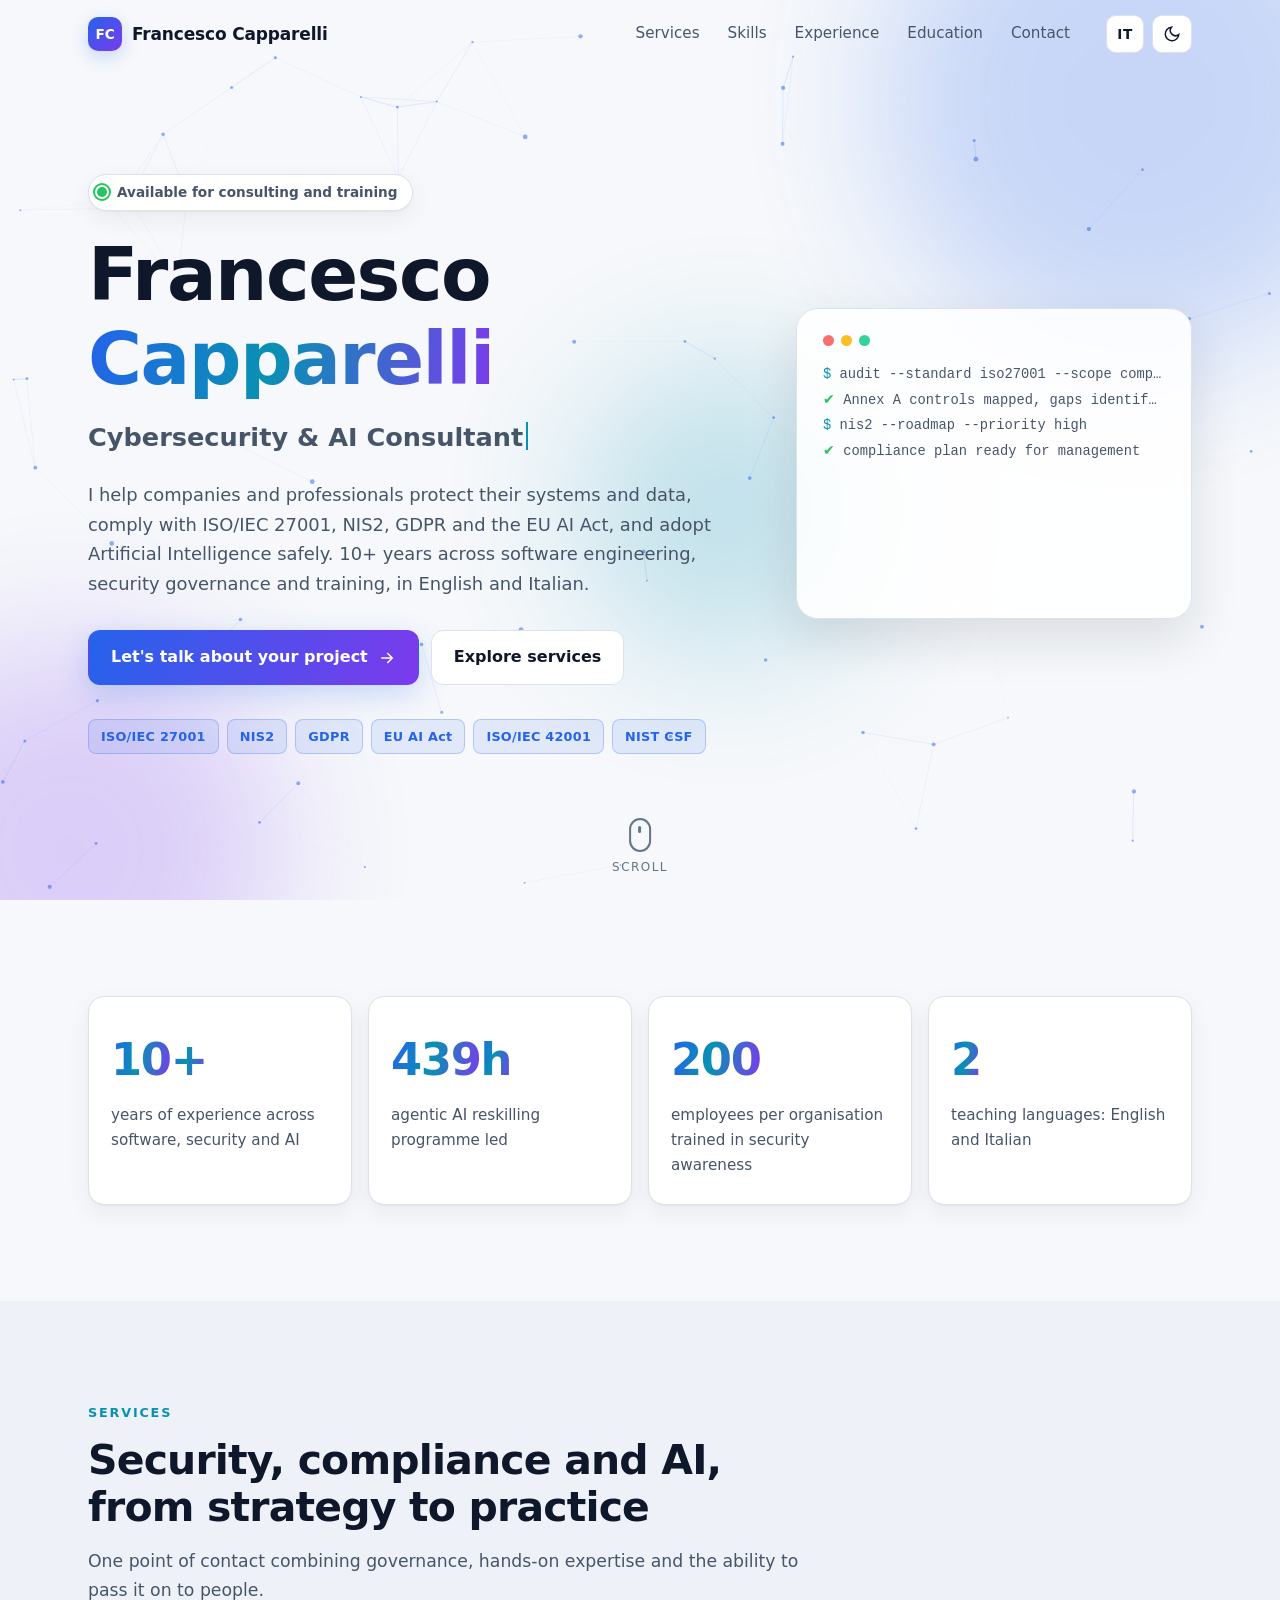
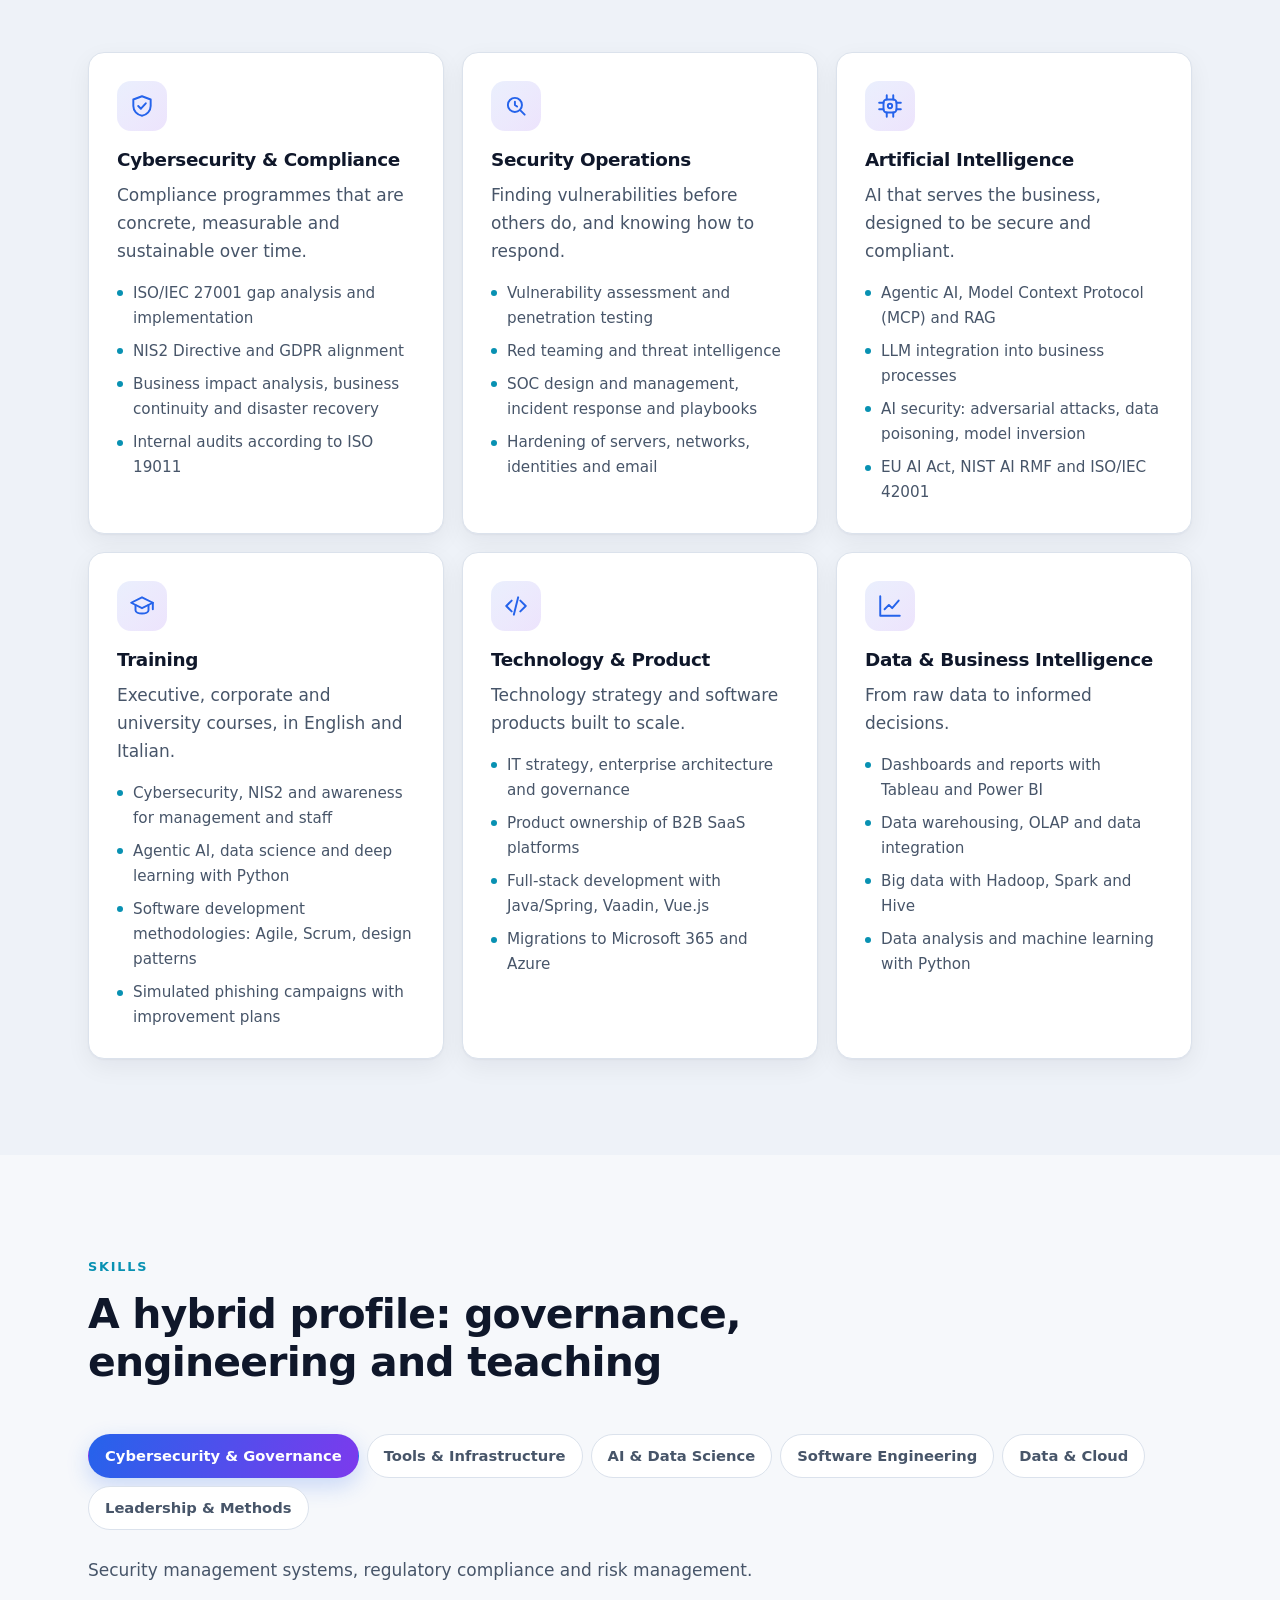
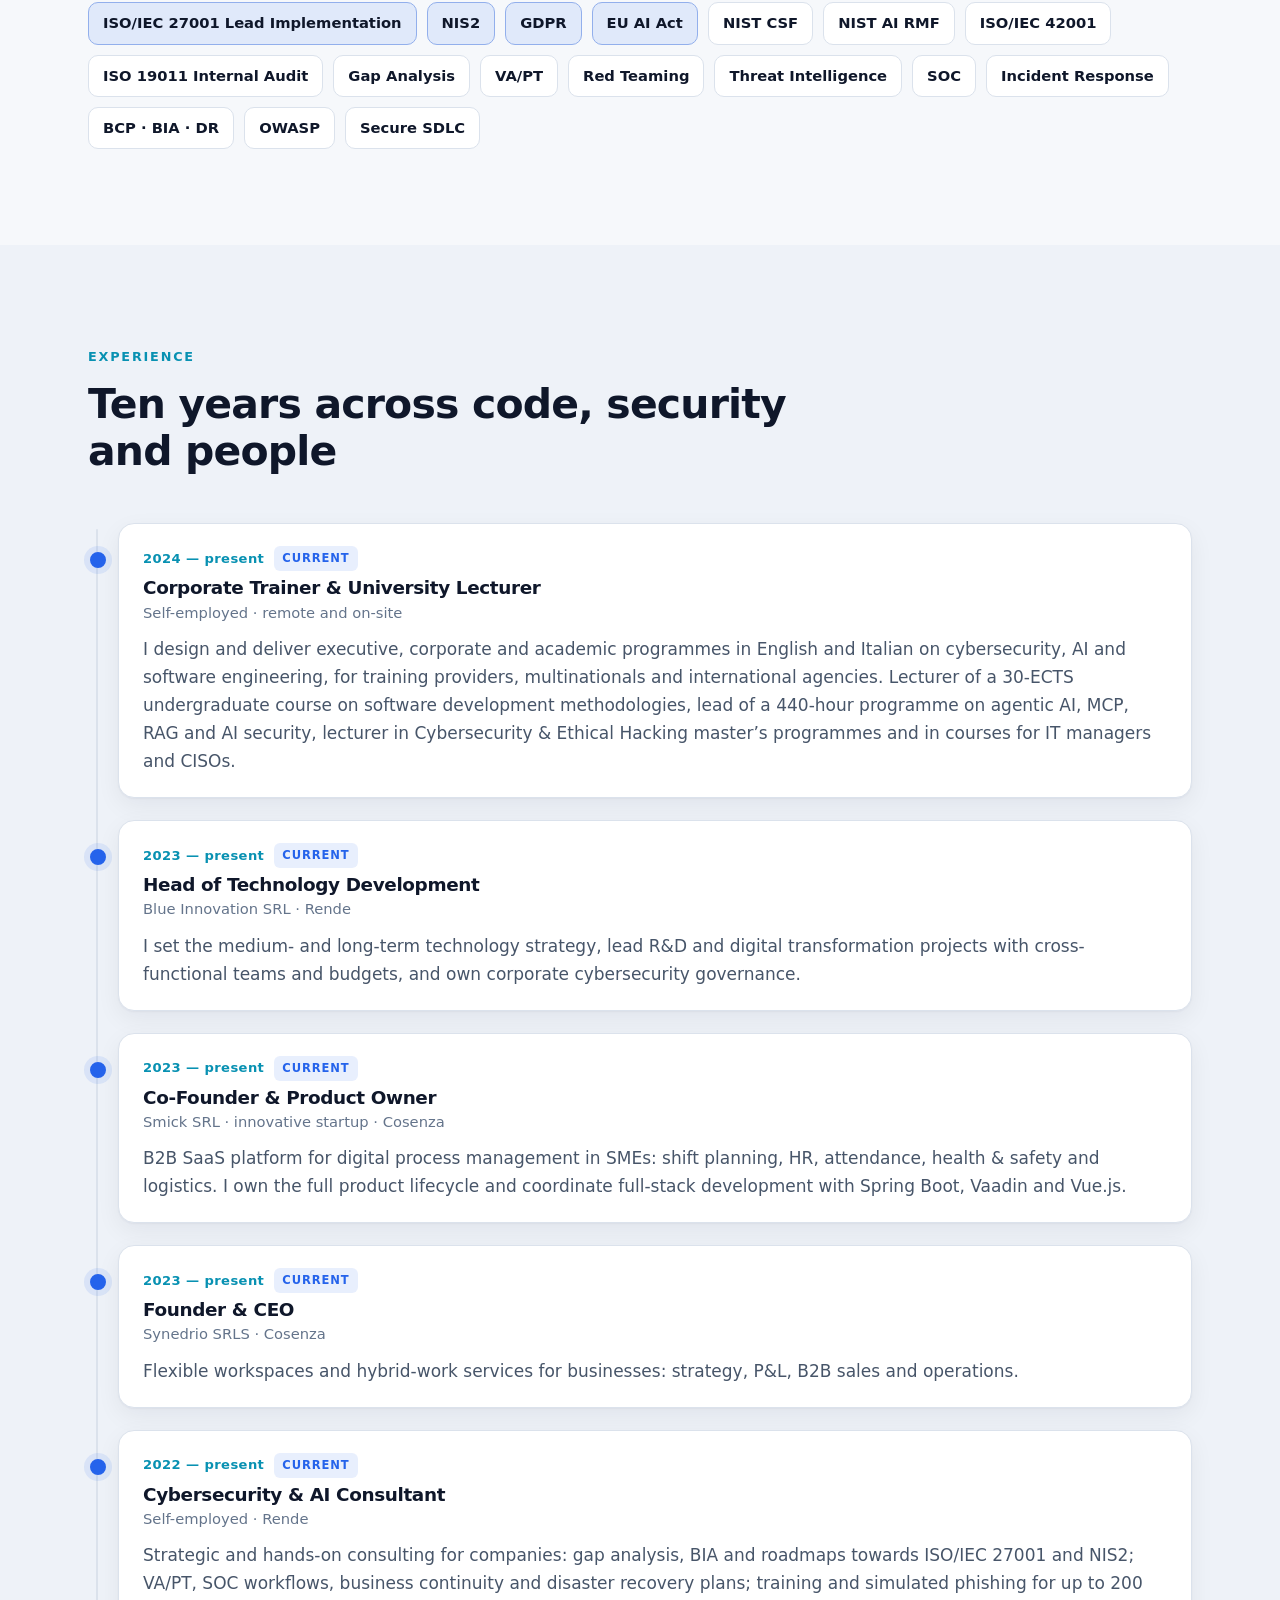
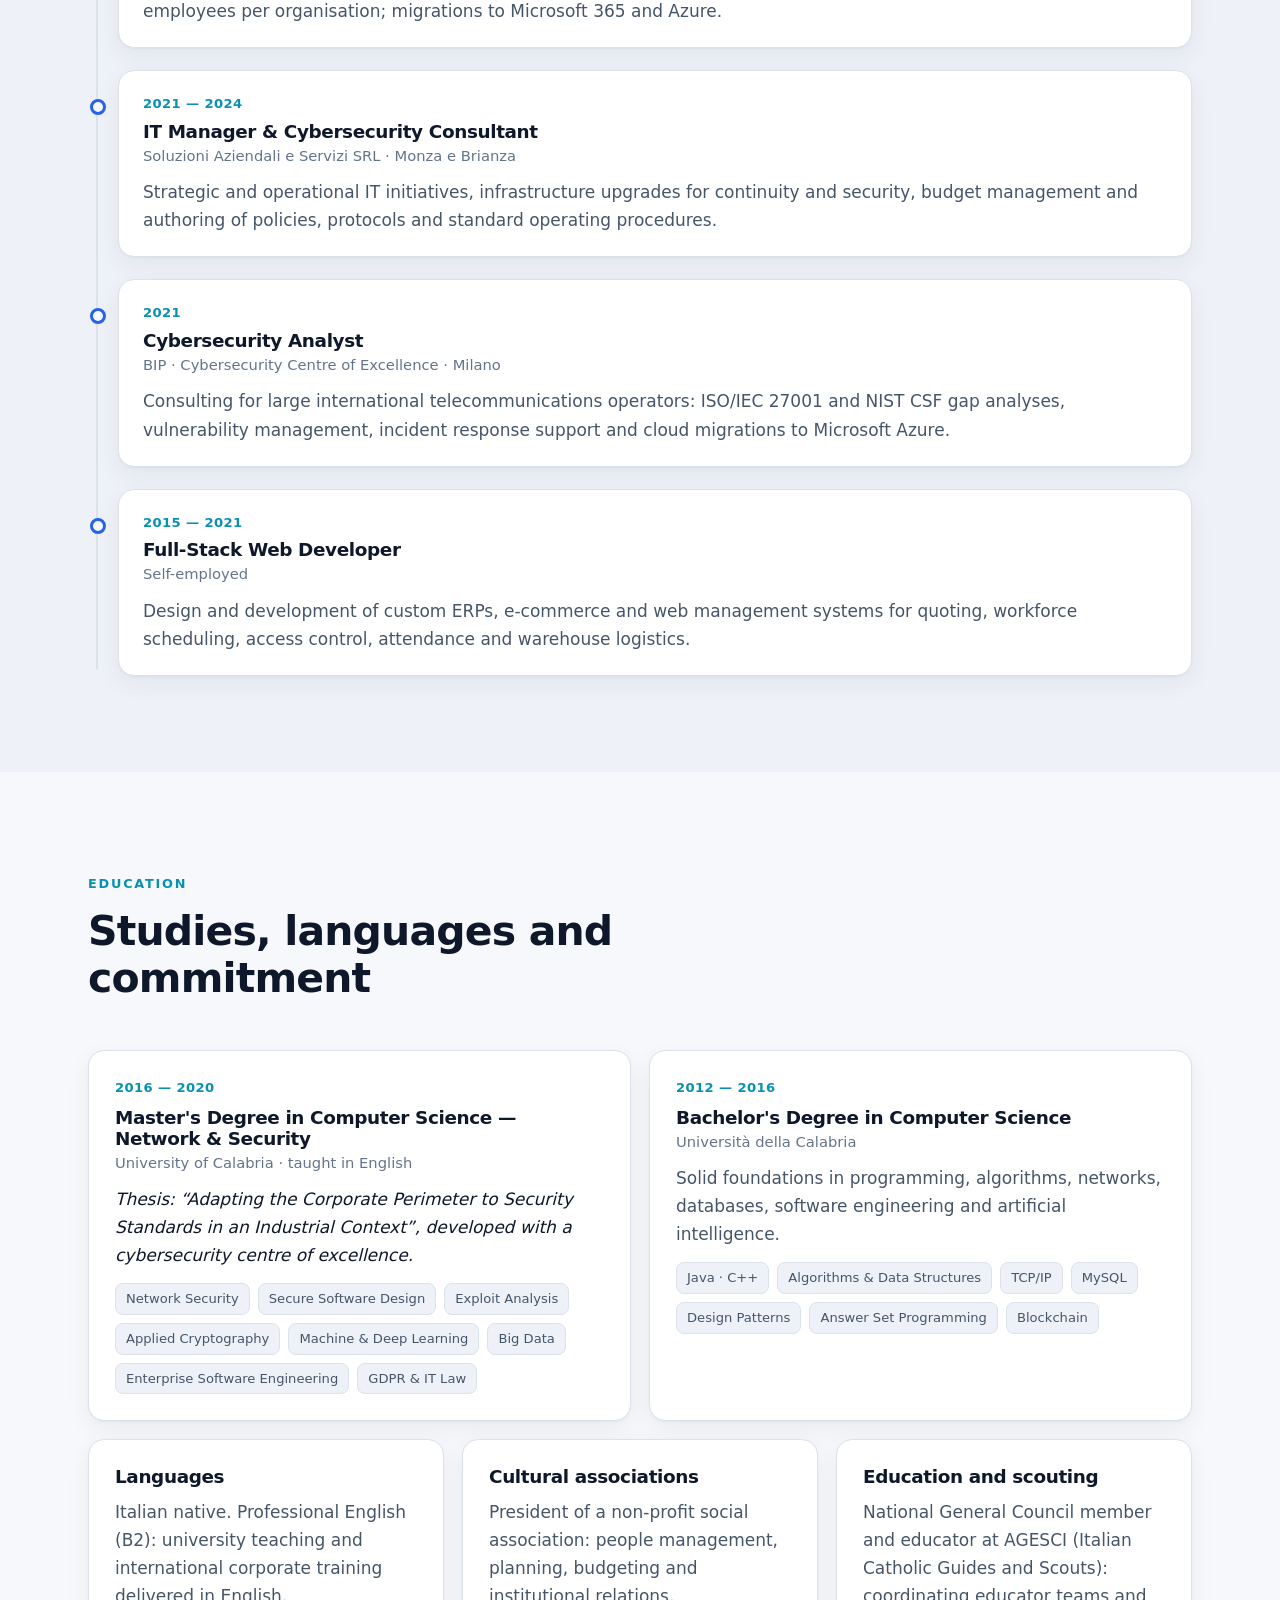
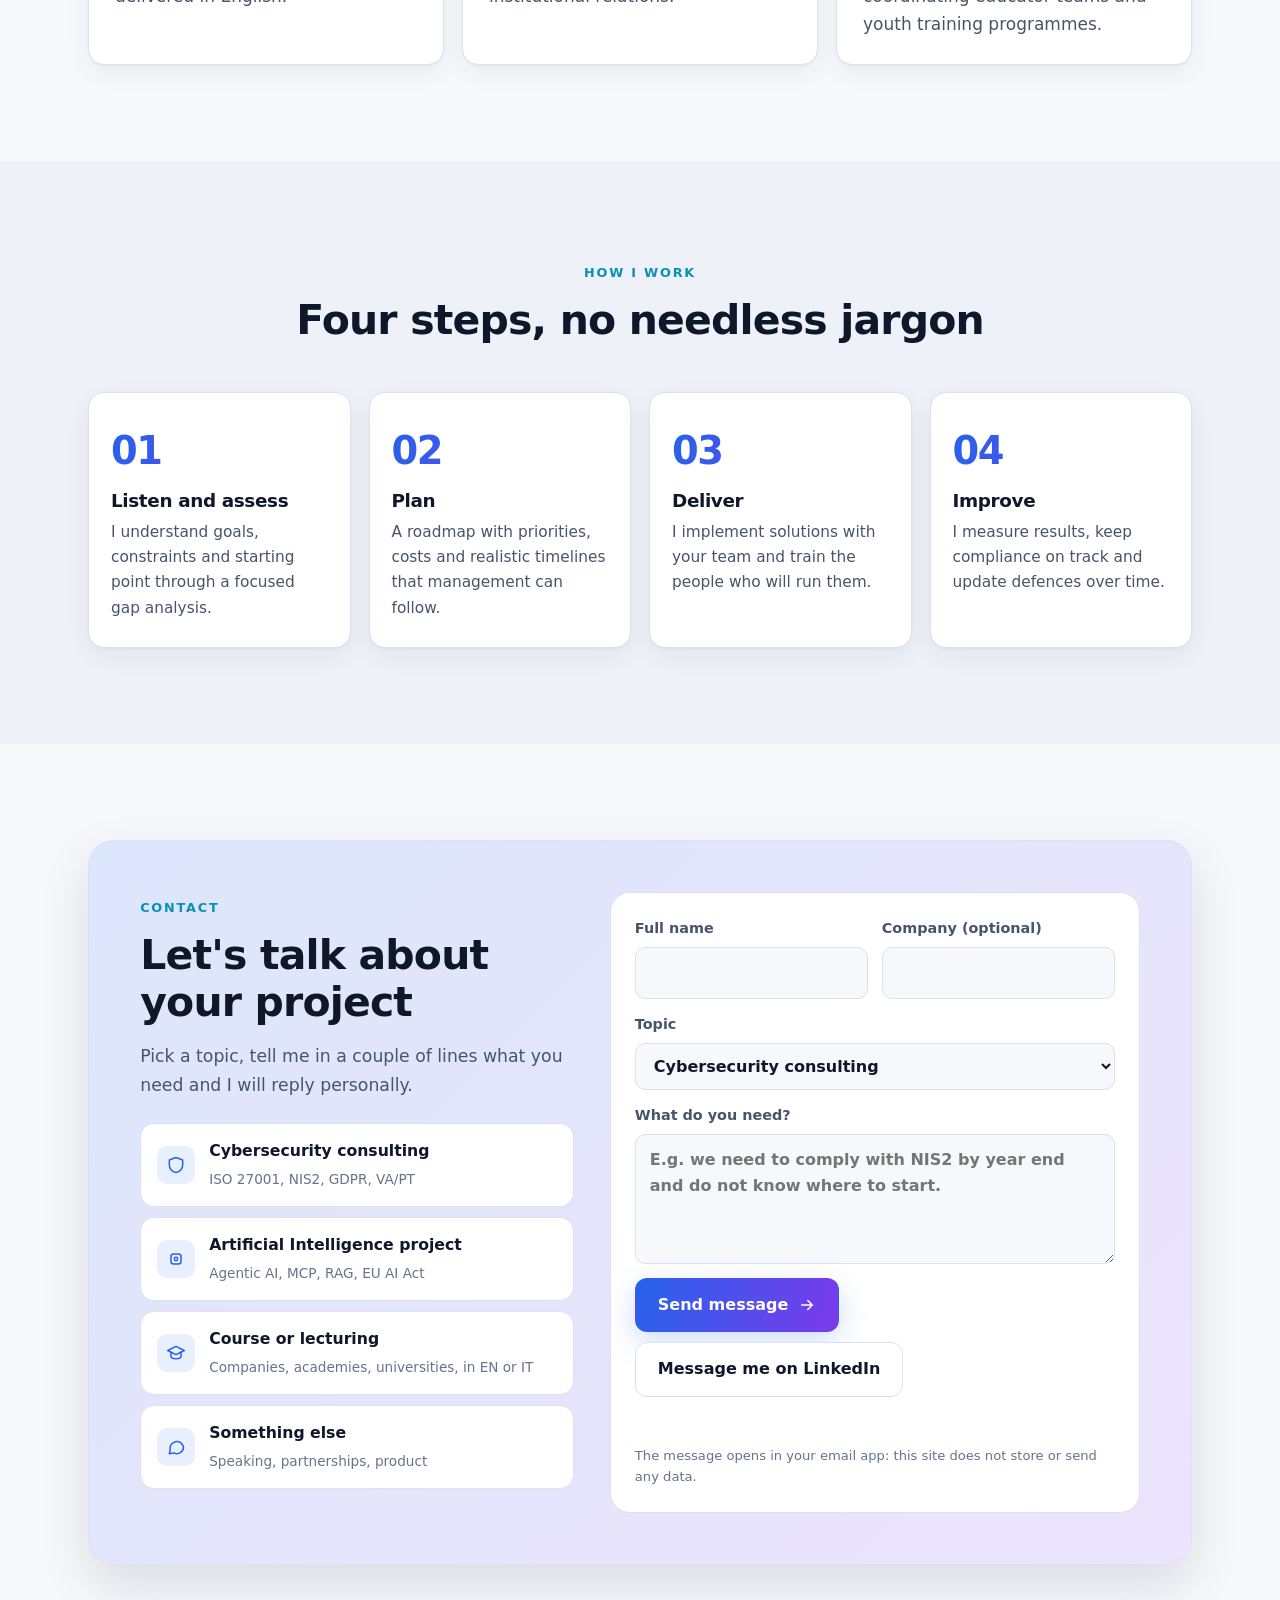
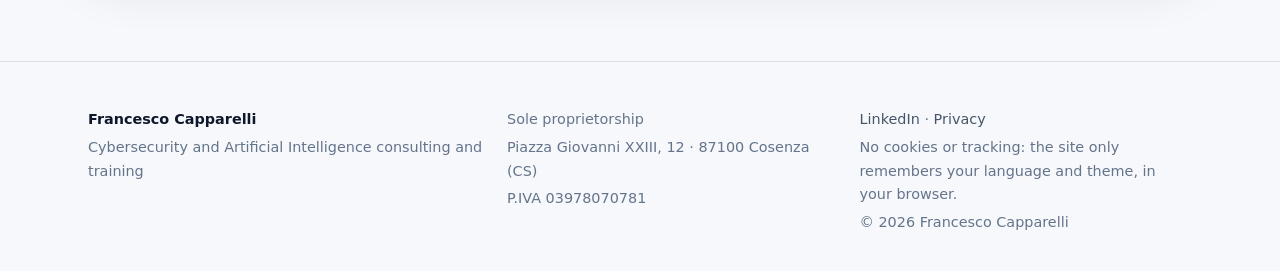
<file: index.html>
<!DOCTYPE html>
<html lang="it" class="no-js">
<head>
    <meta charset="utf-8">
    <meta name="viewport" content="width=device-width, initial-scale=1">
    <title>Francesco Capparelli · Cybersecurity &amp; AI</title>
    <meta name="description" content="Francesco Capparelli: consulente Cybersecurity e Intelligenza Artificiale, Head of Technology, formatore aziendale e docente universitario. ISO 27001, NIS2, GDPR, EU AI Act, AI agentica.">
    <meta name="facebook-domain-verification" content="hbloocyuzo7sye793cmctdkt2xvz7i" />
    <meta name="theme-color" content="#070b14" media="(prefers-color-scheme: dark)">
    <meta name="theme-color" content="#f6f8fb" media="(prefers-color-scheme: light)">
    <link rel="canonical" href="https://francescocapparelli.it/">
    <link rel="icon" href="favicon.svg" type="image/svg+xml">

    <meta property="og:type" content="website">
    <meta property="og:title" content="Francesco Capparelli · Cybersecurity & AI">
    <meta property="og:description" content="Consulenza e formazione in Cybersecurity e Intelligenza Artificiale. ISO 27001, NIS2, GDPR, EU AI Act.">
    <meta property="og:url" content="https://francescocapparelli.it/">
    <meta property="og:locale" content="it_IT">
    <meta property="og:locale:alternate" content="en_GB">

    <script type="application/ld+json">
    {
      "@context": "https://schema.org",
      "@type": "ProfessionalService",
      "name": "Francesco Capparelli",
      "url": "https://francescocapparelli.it/",
      "description": "Consulenza e formazione in Cybersecurity e Intelligenza Artificiale",
      "areaServed": ["IT", "EU"],
      "knowsLanguage": ["it", "en"],
      "address": { "@type": "PostalAddress", "addressLocality": "Cosenza", "postalCode": "87100", "addressCountry": "IT" },
      "vatID": "IT03978070781",
      "founder": {
        "@type": "Person",
        "name": "Francesco Capparelli",
        "jobTitle": "Cybersecurity & AI Consultant",
        "sameAs": ["https://www.linkedin.com/in/fkrelli/"]
      }
    }
    </script>

    <!-- Tema e lingua applicati prima del rendering per evitare sfarfallii -->
    <script>
        // Passa sempre alla versione sicura del sito (finché GitHub non forza HTTPS da sé)
        if (location.protocol === 'http:' && location.hostname.indexOf('francescocapparelli.it') !== -1) {
            location.replace('https://' + location.host + location.pathname + location.search + location.hash);
        }
        (function () {
            var d = document.documentElement;
            d.classList.remove('no-js');
            var theme = null, lang = null;
            try { theme = localStorage.getItem('fc-theme'); lang = localStorage.getItem('fc-lang'); } catch (e) {}
            var q = new URLSearchParams(location.search).get('lang');
            if (q === 'it' || q === 'en') lang = q;
            if (!lang) lang = (navigator.languages && navigator.languages[0] || navigator.language || 'it').toLowerCase().indexOf('it') === 0 ? 'it' : 'en';
            if (theme === 'light' || theme === 'dark') d.setAttribute('data-theme', theme);
            var dark = theme ? theme === 'dark' : window.matchMedia('(prefers-color-scheme: dark)').matches;
            d.setAttribute('data-theme-resolved', dark ? 'dark' : 'light');
            d.setAttribute('lang', lang);
        })();
    </script>
    <link rel="stylesheet" href="assets/style.css?v=3">
</head>
<body>
<a class="skip-link" href="#main" data-i18n="skip">Vai al contenuto</a>

<!-- ======================================================== NAV -->
<header class="nav" id="nav">
    <div class="container">
        <a class="brand" href="#top" aria-label="Francesco Capparelli">
            <span class="brand-mark">FC</span>
            <span class="brand-name">Francesco Capparelli</span>
        </a>
        <nav class="nav-links" aria-label="Principale">
            <a href="#servizi" data-i18n="nav.services">Servizi</a>
            <a href="#competenze" data-i18n="nav.skills">Competenze</a>
            <a href="#esperienza" data-i18n="nav.experience">Esperienza</a>
            <a href="#formazione" data-i18n="nav.education">Formazione</a>
            <a href="#contatti" data-i18n="nav.contact">Contatti</a>
        </nav>
        <div class="nav-tools">
            <button class="lang-btn" id="lang-toggle" type="button" aria-label="Switch to English">EN</button>
            <button class="icon-btn" id="theme-toggle" type="button" data-i18n-attr="aria-label:theme.toggle" aria-label="Cambia tema chiaro/scuro">
                <svg class="theme-icon-light" viewBox="0 0 24 24" fill="none" stroke="currentColor" stroke-width="2" stroke-linecap="round" aria-hidden="true"><path d="M21 12.8A9 9 0 1 1 11.2 3a7 7 0 0 0 9.8 9.8z"/></svg>
                <svg class="theme-icon-dark" viewBox="0 0 24 24" fill="none" stroke="currentColor" stroke-width="2" stroke-linecap="round" aria-hidden="true"><circle cx="12" cy="12" r="4.5"/><path d="M12 2v2M12 20v2M4.9 4.9l1.4 1.4M17.7 17.7l1.4 1.4M2 12h2M20 12h2M4.9 19.1l1.4-1.4M17.7 6.3l1.4-1.4"/></svg>
            </button>
            <button class="icon-btn menu-btn" id="menu-toggle" type="button" aria-expanded="false" aria-controls="mobile-menu" data-i18n-attr="aria-label:menu" aria-label="Apri menu">
                <svg viewBox="0 0 24 24" fill="none" stroke="currentColor" stroke-width="2" stroke-linecap="round" aria-hidden="true"><path d="M4 7h16M4 12h16M4 17h16"/></svg>
            </button>
        </div>
    </div>
</header>
<nav class="mobile-menu" id="mobile-menu" aria-label="Menu">
    <a href="#servizi" data-i18n="nav.services">Servizi</a>
    <a href="#competenze" data-i18n="nav.skills">Competenze</a>
    <a href="#esperienza" data-i18n="nav.experience">Esperienza</a>
    <a href="#formazione" data-i18n="nav.education">Formazione</a>
    <a href="#contatti" data-i18n="nav.contact">Contatti</a>
</nav>

<main id="main">

<!-- ======================================================== HERO -->
<section class="hero" id="top">
    <canvas class="hero-canvas" id="net" aria-hidden="true"></canvas>
    <div class="blob blob-1" aria-hidden="true"></div>
    <div class="blob blob-2" aria-hidden="true"></div>
    <div class="blob blob-3" aria-hidden="true"></div>

    <div class="container hero-grid">
        <div>
            <span class="eyebrow reveal"><span class="pulse-dot" aria-hidden="true"></span><span data-i18n="hero.available">Disponibile per consulenze e corsi</span></span>
            <h1 class="reveal" data-delay="1">Francesco <span class="gradient-text">Capparelli</span></h1>
            <p class="typed reveal" data-delay="2" aria-live="polite"><span id="typed-text">Consulente Cybersecurity &amp; AI</span><span class="caret" aria-hidden="true"></span></p>
            <p class="hero-lead reveal" data-delay="3" data-i18n="hero.lead">Aiuto aziende e professionisti a proteggere sistemi e dati, ad adeguarsi a ISO/IEC 27001, NIS2, GDPR ed EU AI Act e ad adottare l'Intelligenza Artificiale in modo sicuro. Oltre 10 anni tra sviluppo software, governance della sicurezza e formazione, in italiano e in inglese.</p>
            <div class="hero-cta reveal" data-delay="4">
                <a class="btn btn-primary" href="#contatti"><span data-i18n="cta.talk">Parliamo del tuo progetto</span>
                    <svg viewBox="0 0 24 24" fill="none" stroke="currentColor" stroke-width="2" stroke-linecap="round" aria-hidden="true"><path d="M5 12h14M13 6l6 6-6 6"/></svg></a>
                <a class="btn btn-ghost" href="#servizi" data-i18n="cta.services">Scopri i servizi</a>
            </div>
            <div class="hero-badges reveal" data-delay="5" aria-label="Standard e normative">
                <span class="badge">ISO/IEC 27001</span><span class="badge">NIS2</span><span class="badge">GDPR</span>
                <span class="badge">EU AI Act</span><span class="badge">ISO/IEC 42001</span><span class="badge">NIST CSF</span>
            </div>
        </div>
        <div class="hero-card reveal" data-delay="3" aria-hidden="true">
            <div class="terminal-bar"><span></span><span></span><span></span></div>
            <div class="terminal" id="terminal"></div>
        </div>
    </div>
    <div class="scroll-hint" aria-hidden="true"><span class="mouse"></span><span>scroll</span></div>
</section>

<!-- ======================================================== NUMERI -->
<section class="section">
    <div class="container">
        <div class="stats">
            <div class="stat reveal"><div class="stat-num"><span class="gradient-text" data-count="10">0</span><span class="gradient-text">+</span></div><div class="stat-label" data-i18n="stat.years">anni di esperienza tra software, sicurezza e AI</div></div>
            <div class="stat reveal" data-delay="1"><div class="stat-num"><span class="gradient-text" data-count="440">0</span><span class="gradient-text">h</span></div><div class="stat-label" data-i18n="stat.academy">programma di reskilling su AI agentica guidato</div></div>
            <div class="stat reveal" data-delay="2"><div class="stat-num"><span class="gradient-text" data-count="200">0</span></div><div class="stat-label" data-i18n="stat.people">dipendenti per organizzazione formati in security awareness</div></div>
            <div class="stat reveal" data-delay="3"><div class="stat-num"><span class="gradient-text" data-count="2">0</span></div><div class="stat-label" data-i18n="stat.langs">lingue di docenza: italiano e inglese</div></div>
        </div>
    </div>
</section>

<!-- ======================================================== SERVIZI -->
<section class="section section-alt" id="servizi">
    <div class="container">
        <div class="section-head reveal">
            <span class="kicker" data-i18n="services.kicker">Servizi</span>
            <h2 data-i18n="services.title">Sicurezza, conformità e AI, dalla strategia alla pratica</h2>
            <p data-i18n="services.lead">Un unico interlocutore che unisce governance, competenze tecniche e capacità di trasferirle alle persone.</p>
        </div>
        <div class="cards">
            <article class="card reveal">
                <div class="card-icon"><svg viewBox="0 0 24 24" fill="none" stroke="currentColor" stroke-width="1.8" stroke-linecap="round" stroke-linejoin="round" aria-hidden="true"><path d="M12 3l8 3v6c0 4.5-3.4 8.3-8 9-4.6-.7-8-4.5-8-9V6l8-3z"/><path d="M8.5 12l2.5 2.5 4.5-5"/></svg></div>
                <h3 data-i18n="s1.title">Cybersecurity &amp; Compliance</h3>
                <p data-i18n="s1.text">Percorsi di conformità concreti, misurabili e sostenibili nel tempo.</p>
                <ul>
                    <li data-i18n="s1.l1">Gap analysis e implementazione ISO/IEC 27001</li>
                    <li data-i18n="s1.l2">Adeguamento alla direttiva NIS2 e al GDPR</li>
                    <li data-i18n="s1.l3">Business Impact Analysis, continuità operativa e disaster recovery</li>
                    <li data-i18n="s1.l4">Audit interni secondo ISO 19011</li>
                </ul>
            </article>
            <article class="card reveal" data-delay="1">
                <div class="card-icon"><svg viewBox="0 0 24 24" fill="none" stroke="currentColor" stroke-width="1.8" stroke-linecap="round" stroke-linejoin="round" aria-hidden="true"><circle cx="11" cy="11" r="6.5"/><path d="M20 20l-4.2-4.2"/><path d="M11 8v3l2 1.5"/></svg></div>
                <h3 data-i18n="s2.title">Security Operations</h3>
                <p data-i18n="s2.text">Trovare le vulnerabilità prima degli altri e sapere come reagire.</p>
                <ul>
                    <li data-i18n="s2.l1">Vulnerability assessment e penetration test</li>
                    <li data-i18n="s2.l2">Red teaming e threat intelligence</li>
                    <li data-i18n="s2.l3">Definizione e gestione del SOC, incident response e playbook</li>
                    <li data-i18n="s2.l4">Hardening di server, reti, identità ed email</li>
                </ul>
            </article>
            <article class="card reveal" data-delay="2">
                <div class="card-icon"><svg viewBox="0 0 24 24" fill="none" stroke="currentColor" stroke-width="1.8" stroke-linecap="round" stroke-linejoin="round" aria-hidden="true"><rect x="6" y="6" width="12" height="12" rx="3"/><path d="M9 2v4M15 2v4M9 18v4M15 18v4M2 9h4M2 15h4M18 9h4M18 15h4"/><circle cx="12" cy="12" r="2"/></svg></div>
                <h3 data-i18n="s3.title">Intelligenza Artificiale</h3>
                <p data-i18n="s3.text">AI utile al business, progettata per essere sicura e conforme.</p>
                <ul>
                    <li data-i18n="s3.l1">AI agentica, Model Context Protocol (MCP) e RAG</li>
                    <li data-i18n="s3.l2">Integrazione di LLM nei processi aziendali</li>
                    <li data-i18n="s3.l3">Sicurezza dell'AI: attacchi avversari, data poisoning, model inversion</li>
                    <li data-i18n="s3.l4">EU AI Act, NIST AI RMF e ISO/IEC 42001</li>
                </ul>
            </article>
            <article class="card reveal">
                <div class="card-icon"><svg viewBox="0 0 24 24" fill="none" stroke="currentColor" stroke-width="1.8" stroke-linecap="round" stroke-linejoin="round" aria-hidden="true"><path d="M2 9l10-5 10 5-10 5L2 9z"/><path d="M6 11v5c0 1.7 2.7 3 6 3s6-1.3 6-3v-5"/><path d="M22 9v6"/></svg></div>
                <h3 data-i18n="s4.title">Formazione</h3>
                <p data-i18n="s4.text">Corsi executive, aziendali e universitari, in italiano e in inglese.</p>
                <ul>
                    <li data-i18n="s4.l1">Cybersecurity, NIS2 e awareness per management e dipendenti</li>
                    <li data-i18n="s4.l2">AI agentica, data science e deep learning con Python</li>
                    <li data-i18n="s4.l3">Metodologie di sviluppo software: Agile, Scrum, design pattern</li>
                    <li data-i18n="s4.l4">Campagne di phishing simulato con piani di miglioramento</li>
                </ul>
            </article>
            <article class="card reveal" data-delay="1">
                <div class="card-icon"><svg viewBox="0 0 24 24" fill="none" stroke="currentColor" stroke-width="1.8" stroke-linecap="round" stroke-linejoin="round" aria-hidden="true"><path d="M8 7l-5 5 5 5M16 7l5 5-5 5M14 4l-4 16"/></svg></div>
                <h3 data-i18n="s5.title">Tecnologia &amp; Prodotto</h3>
                <p data-i18n="s5.text">Strategia tecnologica e prodotti software che reggono la crescita.</p>
                <ul>
                    <li data-i18n="s5.l1">Strategia IT, architetture enterprise e governance</li>
                    <li data-i18n="s5.l2">Product ownership di piattaforme SaaS B2B</li>
                    <li data-i18n="s5.l3">Sviluppo full-stack Java/Spring, Vaadin, Vue.js</li>
                    <li data-i18n="s5.l4">Migrazioni verso Microsoft 365 e Azure</li>
                </ul>
            </article>
            <article class="card reveal" data-delay="2">
                <div class="card-icon"><svg viewBox="0 0 24 24" fill="none" stroke="currentColor" stroke-width="1.8" stroke-linecap="round" stroke-linejoin="round" aria-hidden="true"><path d="M3 3v18h18"/><path d="M7 15l4-4 3 3 6-7"/></svg></div>
                <h3 data-i18n="s6.title">Dati &amp; Business Intelligence</h3>
                <p data-i18n="s6.text">Dai dati grezzi a decisioni informate.</p>
                <ul>
                    <li data-i18n="s6.l1">Dashboard e report con Tableau e Power BI</li>
                    <li data-i18n="s6.l2">Data warehouse, OLAP e integrazione dati</li>
                    <li data-i18n="s6.l3">Big data con Hadoop, Spark e Hive</li>
                    <li data-i18n="s6.l4">Analisi dati e machine learning con Python</li>
                </ul>
            </article>
        </div>
    </div>
</section>

<!-- ======================================================== COMPETENZE -->
<section class="section" id="competenze">
    <div class="container">
        <div class="section-head reveal">
            <span class="kicker" data-i18n="skills.kicker">Competenze</span>
            <h2 data-i18n="skills.title">Un profilo ibrido: governance, tecnica e didattica</h2>
        </div>
        <div class="skills-tabs reveal" role="tablist" aria-label="Aree di competenza">
            <button class="tab" role="tab" aria-selected="true" aria-controls="p-sec" id="t-sec" data-i18n="k.sec">Cybersecurity &amp; Governance</button>
            <button class="tab" role="tab" aria-selected="false" aria-controls="p-tools" id="t-tools" data-i18n="k.tools">Strumenti &amp; Infrastruttura</button>
            <button class="tab" role="tab" aria-selected="false" aria-controls="p-ai" id="t-ai" data-i18n="k.ai">AI &amp; Data Science</button>
            <button class="tab" role="tab" aria-selected="false" aria-controls="p-sw" id="t-sw" data-i18n="k.sw">Software Engineering</button>
            <button class="tab" role="tab" aria-selected="false" aria-controls="p-data" id="t-data" data-i18n="k.data">Dati &amp; Cloud</button>
            <button class="tab" role="tab" aria-selected="false" aria-controls="p-lead" id="t-lead" data-i18n="k.lead">Leadership &amp; Metodi</button>
        </div>
        <div class="skill-panel active" role="tabpanel" id="p-sec" aria-labelledby="t-sec">
            <p data-i18n="k.sec.d">Sistemi di gestione della sicurezza, conformità normativa e gestione del rischio.</p>
            <div class="chips">
                <span class="chip key">ISO/IEC 27001 Lead Implementation</span><span class="chip key">NIS2</span><span class="chip key">GDPR</span><span class="chip key">EU AI Act</span>
                <span class="chip">NIST CSF</span><span class="chip">NIST AI RMF</span><span class="chip">ISO/IEC 42001</span><span class="chip">ISO 19011 Internal Audit</span>
                <span class="chip">Gap Analysis</span><span class="chip">VA/PT</span><span class="chip">Red Teaming</span><span class="chip">Threat Intelligence</span>
                <span class="chip">SOC</span><span class="chip">Incident Response</span><span class="chip">BCP · BIA · DR</span><span class="chip">OWASP</span><span class="chip">Secure SDLC</span>
            </div>
        </div>
        <div class="skill-panel" role="tabpanel" id="p-tools" aria-labelledby="t-tools">
            <p data-i18n="k.tools.d">Strumenti offensivi e difensivi, infrastrutture e cloud.</p>
            <div class="chips">
                <span class="chip key">Metasploit</span><span class="chip key">Nmap</span><span class="chip key">Nessus</span><span class="chip">Maltego</span>
                <span class="chip">EDR / ATP</span><span class="chip">SIEM</span><span class="chip">Firewall &amp; VLAN</span><span class="chip">IDS / IPS</span><span class="chip">VPN · WPA3</span>
                <span class="chip">IAM</span><span class="chip">SPF · DKIM · DMARC</span><span class="chip">Windows/Linux Hardening</span><span class="chip">SSL / TLS</span><span class="chip key">Microsoft 365 &amp; Azure</span>
            </div>
        </div>
        <div class="skill-panel" role="tabpanel" id="p-ai" aria-labelledby="t-ai">
            <p data-i18n="k.ai.d">Dall'AI generativa e agentica alla sicurezza dei modelli.</p>
            <div class="chips">
                <span class="chip key">Agentic AI</span><span class="chip key">Model Context Protocol (MCP)</span><span class="chip key">RAG</span><span class="chip key">LLM</span>
                <span class="chip">Multi-Agent Systems</span><span class="chip">Transformers</span><span class="chip">Deep Learning</span><span class="chip">CNN</span>
                <span class="chip">Embedding &amp; Vector DB</span><span class="chip">Adversarial ML</span><span class="chip">Data Poisoning</span><span class="chip">Model Inversion</span><span class="chip">AI for Security</span>
            </div>
        </div>
        <div class="skill-panel" role="tabpanel" id="p-sw" aria-labelledby="t-sw">
            <p data-i18n="k.sw.d">Progettazione e sviluppo di applicazioni enterprise e SaaS.</p>
            <div class="chips">
                <span class="chip key">Java</span><span class="chip key">Spring Boot</span><span class="chip">Spring MVC</span><span class="chip">Java EE · JPA · Hibernate</span>
                <span class="chip key">Vaadin</span><span class="chip key">Python</span><span class="chip">JavaScript</span><span class="chip">Vue.js</span><span class="chip">PHP</span><span class="chip">C++</span>
                <span class="chip">SQL · MySQL · H2</span><span class="chip">REST API</span><span class="chip">Microservizi &amp; SaaS</span><span class="chip">Android</span><span class="chip">Answer Set Programming</span>
            </div>
        </div>
        <div class="skill-panel" role="tabpanel" id="p-data" aria-labelledby="t-data">
            <p data-i18n="k.data.d">Analisi dei dati, big data, DevOps e piattaforme cloud.</p>
            <div class="chips">
                <span class="chip key">Tableau</span><span class="chip key">Power BI</span><span class="chip">Pentaho</span><span class="chip">Data Warehousing</span><span class="chip">OLAP · OLTP</span>
                <span class="chip">Hadoop</span><span class="chip">Spark</span><span class="chip">Hive</span><span class="chip key">Git · CI/CD</span><span class="chip">Maven</span><span class="chip">Linux</span>
                <span class="chip">Google Cloud</span><span class="chip">Microsoft Azure</span>
            </div>
        </div>
        <div class="skill-panel" role="tabpanel" id="p-lead" aria-labelledby="t-lead">
            <p data-i18n="k.lead.d">Guidare team, prodotti e budget con metodo.</p>
            <div class="chips">
                <span class="chip key" data-i18n="k.lead.1">Strategia e governance IT</span><span class="chip" data-i18n="k.lead.2">Architettura enterprise</span>
                <span class="chip key">Product Ownership</span><span class="chip">Agile · Scrum · Kanban · Lean</span><span class="chip" data-i18n="k.lead.3">Budget IT</span>
                <span class="chip" data-i18n="k.lead.4">Gestione del rischio</span><span class="chip" data-i18n="k.lead.5">Formazione tecnica ed executive coaching</span>
            </div>
        </div>
    </div>
</section>

<!-- ======================================================== ESPERIENZA -->
<section class="section section-alt" id="esperienza">
    <div class="container">
        <div class="section-head reveal">
            <span class="kicker" data-i18n="exp.kicker">Esperienza</span>
            <h2 data-i18n="exp.title">Dieci anni tra codice, sicurezza e persone</h2>
        </div>
        <div class="timeline" id="timeline">
            <div class="timeline-progress" id="timeline-progress" aria-hidden="true"></div>
            <article class="tl-item current reveal">
                <div class="tl-meta"><span class="tl-date" data-i18n="e1.date">2024 — oggi</span><span class="tl-tag" data-i18n="tag.current">In corso</span></div>
                <h3 data-i18n="e1.role">Formatore aziendale e docente universitario</h3>
                <div class="tl-org" data-i18n="e1.org">Libero professionista · da remoto e in presenza</div>
                <p data-i18n="e1.text">Progetto ed erogo programmi executive, aziendali e accademici in italiano e inglese su cybersecurity, AI e ingegneria del software, per enti di formazione, multinazionali e agenzie internazionali. Docente di un corso universitario da 30 CFU sulle metodologie di sviluppo software, responsabile di un programma di 440 ore su AI agentica, MCP, RAG e AI security, docente in master di Cybersecurity &amp; Ethical Hacking e in percorsi per IT manager e CISO.</p>
            </article>
            <article class="tl-item current reveal">
                <div class="tl-meta"><span class="tl-date" data-i18n="e2.date">2023 — oggi</span><span class="tl-tag" data-i18n="tag.current">In corso</span></div>
                <h3 data-i18n="e2.role">Head of Technology Development</h3>
                <div class="tl-org">Blue Innovation SRL · Rende</div>
                <p data-i18n="e2.text">Definisco la strategia tecnologica di medio e lungo periodo, guido progetti di R&amp;D e trasformazione digitale con team multidisciplinari e budget dedicati, e presidio la governance della cybersecurity aziendale.</p>
            </article>
            <article class="tl-item current reveal">
                <div class="tl-meta"><span class="tl-date" data-i18n="e3.date">2023 — oggi</span><span class="tl-tag" data-i18n="tag.current">In corso</span></div>
                <h3 data-i18n="e3.role">Co-Founder &amp; Product Owner</h3>
                <div class="tl-org" data-i18n="e3.org">Smick SRL · startup innovativa · Cosenza</div>
                <p data-i18n="e3.text">Piattaforma SaaS B2B per la gestione digitale dei processi nelle PMI: turni, risorse umane, presenze, sicurezza sul lavoro e logistica. Seguo l'intero ciclo di vita del prodotto e coordino lo sviluppo full-stack con Spring Boot, Vaadin e Vue.js.</p>
            </article>
            <article class="tl-item current reveal">
                <div class="tl-meta"><span class="tl-date" data-i18n="e4.date">2023 — oggi</span><span class="tl-tag" data-i18n="tag.current">In corso</span></div>
                <h3 data-i18n="e4.role">Founder &amp; CEO</h3>
                <div class="tl-org" data-i18n="e4.org">Synedrio SRLS · Cosenza</div>
                <p data-i18n="e4.text">Spazi di lavoro flessibili e servizi per il lavoro ibrido rivolti alle imprese: strategia, conto economico, vendite B2B e operations.</p>
            </article>
            <article class="tl-item current reveal">
                <div class="tl-meta"><span class="tl-date" data-i18n="e5.date">2022 — oggi</span><span class="tl-tag" data-i18n="tag.current">In corso</span></div>
                <h3 data-i18n="e5.role">Consulente Cybersecurity &amp; AI</h3>
                <div class="tl-org" data-i18n="e5.org">Libero professionista · Rende</div>
                <p data-i18n="e5.text">Consulenza strategica e operativa per aziende: gap analysis, BIA e roadmap verso ISO/IEC 27001 e NIS2; VA/PT, workflow SOC, piani di continuità e disaster recovery; formazione e campagne di phishing simulato fino a 200 dipendenti per organizzazione; migrazioni verso Microsoft 365 e Azure.</p>
            </article>
            <article class="tl-item reveal">
                <div class="tl-meta"><span class="tl-date">2021 — 2024</span></div>
                <h3 data-i18n="e6.role">IT Manager &amp; Cybersecurity Consultant</h3>
                <div class="tl-org">Soluzioni Aziendali e Servizi SRL · Monza e Brianza</div>
                <p data-i18n="e6.text">Iniziative IT strategiche e operative, aggiornamenti infrastrutturali per continuità e sicurezza, gestione dei budget e stesura di policy, protocolli e procedure operative.</p>
            </article>
            <article class="tl-item reveal">
                <div class="tl-meta"><span class="tl-date">2021</span></div>
                <h3 data-i18n="e7.role">Cybersecurity Analyst</h3>
                <div class="tl-org">BIP · Cybersecurity Centre of Excellence · Milano</div>
                <p data-i18n="e7.text">Consulenza per grandi operatori internazionali delle telecomunicazioni: gap analysis ISO/IEC 27001 e NIST CSF, vulnerability management, supporto all'incident response e migrazioni cloud su Microsoft Azure.</p>
            </article>
            <article class="tl-item reveal">
                <div class="tl-meta"><span class="tl-date">2015 — 2021</span></div>
                <h3 data-i18n="e8.role">Full-Stack Web Developer</h3>
                <div class="tl-org" data-i18n="e8.org">Libero professionista</div>
                <p data-i18n="e8.text">Progettazione e sviluppo di ERP su misura, e-commerce e gestionali web per preventivi, pianificazione del personale, controllo accessi, presenze e magazzino.</p>
            </article>
        </div>
    </div>
</section>

<!-- ======================================================== FORMAZIONE -->
<section class="section" id="formazione">
    <div class="container">
        <div class="section-head reveal">
            <span class="kicker" data-i18n="edu.kicker">Formazione</span>
            <h2 data-i18n="edu.title">Studi, lingue e impegno</h2>
        </div>
        <div class="edu-grid">
            <article class="edu reveal">
                <span class="tl-date">2016 — 2020</span>
                <h3 data-i18n="edu1.title">Laurea Magistrale in Informatica — Network &amp; Security</h3>
                <div class="tl-org" data-i18n="edu1.org">Università della Calabria · corso in lingua inglese</div>
                <p class="thesis" data-i18n="edu1.thesis">Tesi: "Adapting the Corporate Perimeter to Security Standards in an Industrial Context", sviluppata con un centro di eccellenza in cybersecurity.</p>
                <div class="mini-list">
                    <span>Network Security</span><span>Secure Software Design</span><span>Exploit Analysis</span><span>Applied Cryptography</span>
                    <span>Machine &amp; Deep Learning</span><span>Big Data</span><span>Enterprise Software Engineering</span><span>GDPR &amp; IT Law</span>
                </div>
            </article>
            <article class="edu reveal" data-delay="1">
                <span class="tl-date">2012 — 2016</span>
                <h3 data-i18n="edu2.title">Laurea in Informatica</h3>
                <div class="tl-org">Università della Calabria</div>
                <p data-i18n="edu2.text">Basi solide di programmazione, algoritmi, reti, basi di dati, ingegneria del software e intelligenza artificiale.</p>
                <div class="mini-list">
                    <span>Java · C++</span><span>Algorithms &amp; Data Structures</span><span>TCP/IP</span><span>MySQL</span>
                    <span>Design Patterns</span><span>Answer Set Programming</span><span>Blockchain</span>
                </div>
            </article>
        </div>
        <div class="extra-grid">
            <article class="edu reveal">
                <h3 data-i18n="lang.title">Lingue</h3>
                <p data-i18n="lang.text">Italiano madrelingua. Inglese professionale (B2): docenza universitaria e formazione aziendale internazionale in inglese.</p>
            </article>
            <article class="edu reveal" data-delay="1">
                <h3 data-i18n="vol1.title">Associazionismo culturale</h3>
                <p data-i18n="vol1.text">Presidente di un'associazione di promozione sociale: gestione delle persone, pianificazione, budget e rapporti con le istituzioni.</p>
            </article>
            <article class="edu reveal" data-delay="2">
                <h3 data-i18n="vol2.title">Educazione e scoutismo</h3>
                <p data-i18n="vol2.text">Consigliere generale ed educatore AGESCI: coordinamento di team di educatori e programmi formativi per gruppi di giovani.</p>
            </article>
        </div>
    </div>
</section>

<!-- ======================================================== METODO -->
<section class="section section-alt" id="metodo">
    <div class="container">
        <div class="section-head center reveal">
            <span class="kicker" data-i18n="how.kicker">Come lavoro</span>
            <h2 data-i18n="how.title">Quattro passi, nessun gergo inutile</h2>
        </div>
        <div class="steps">
            <div class="step reveal"><h3 data-i18n="how1.t">Ascolto e analisi</h3><p data-i18n="how1.d">Capisco obiettivi, vincoli e punto di partenza con una gap analysis mirata.</p></div>
            <div class="step reveal" data-delay="1"><h3 data-i18n="how2.t">Piano</h3><p data-i18n="how2.d">Una roadmap con priorità, costi e tempi realistici, comprensibile anche al management.</p></div>
            <div class="step reveal" data-delay="2"><h3 data-i18n="how3.t">Realizzazione</h3><p data-i18n="how3.d">Implemento le soluzioni insieme al tuo team e formo le persone che dovranno gestirle.</p></div>
            <div class="step reveal" data-delay="3"><h3 data-i18n="how4.t">Miglioramento</h3><p data-i18n="how4.d">Misuro i risultati, verifico la conformità nel tempo e aggiorno le difese.</p></div>
        </div>
    </div>
</section>

<!-- ======================================================== CONTATTI -->
<section class="section" id="contatti">
    <div class="container">
        <div class="contact-wrap reveal">
            <div class="contact-grid">
                <div>
                    <div class="section-head">
                        <span class="kicker" data-i18n="c.kicker">Contatti</span>
                        <h2 data-i18n="c.title">Parliamo del tuo progetto</h2>
                        <p data-i18n="c.lead">Scegli l'argomento, raccontami in due righe di cosa hai bisogno e ti rispondo personalmente.</p>
                    </div>
                    <div class="topics" role="group" aria-label="Argomento">
                        <button type="button" class="topic" data-topic="security" aria-pressed="false">
                            <span class="t-icon"><svg viewBox="0 0 24 24" fill="none" stroke="currentColor" stroke-width="1.8" stroke-linecap="round" stroke-linejoin="round" aria-hidden="true"><path d="M12 3l8 3v6c0 4.5-3.4 8.3-8 9-4.6-.7-8-4.5-8-9V6l8-3z"/></svg></span>
                            <span><strong data-i18n="t1.t">Consulenza cybersecurity</strong><small data-i18n="t1.d">ISO 27001, NIS2, GDPR, VA/PT</small></span>
                        </button>
                        <button type="button" class="topic" data-topic="ai" aria-pressed="false">
                            <span class="t-icon"><svg viewBox="0 0 24 24" fill="none" stroke="currentColor" stroke-width="1.8" stroke-linecap="round" stroke-linejoin="round" aria-hidden="true"><rect x="6" y="6" width="12" height="12" rx="3"/><circle cx="12" cy="12" r="2"/></svg></span>
                            <span><strong data-i18n="t2.t">Progetto di Intelligenza Artificiale</strong><small data-i18n="t2.d">AI agentica, MCP, RAG, EU AI Act</small></span>
                        </button>
                        <button type="button" class="topic" data-topic="training" aria-pressed="false">
                            <span class="t-icon"><svg viewBox="0 0 24 24" fill="none" stroke="currentColor" stroke-width="1.8" stroke-linecap="round" stroke-linejoin="round" aria-hidden="true"><path d="M2 9l10-5 10 5-10 5L2 9z"/><path d="M6 11v5c0 1.7 2.7 3 6 3s6-1.3 6-3v-5"/></svg></span>
                            <span><strong data-i18n="t3.t">Corso o docenza</strong><small data-i18n="t3.d">Aziende, academy, università, in IT o EN</small></span>
                        </button>
                        <button type="button" class="topic" data-topic="other" aria-pressed="false">
                            <span class="t-icon"><svg viewBox="0 0 24 24" fill="none" stroke="currentColor" stroke-width="1.8" stroke-linecap="round" stroke-linejoin="round" aria-hidden="true"><path d="M21 12a8 8 0 0 1-11.6 7.1L4 20l1-4.6A8 8 0 1 1 21 12z"/></svg></span>
                            <span><strong data-i18n="t4.t">Altro</strong><small data-i18n="t4.d">Speaking, collaborazioni, prodotto</small></span>
                        </button>
                    </div>
                </div>
                <form class="form" id="contact-form" novalidate>
                    <div class="form-row">
                        <label><span data-i18n="f.name">Nome e cognome</span><input name="name" autocomplete="name" required></label>
                        <label><span data-i18n="f.company">Azienda (facoltativo)</span><input name="company" autocomplete="organization"></label>
                    </div>
                    <label><span data-i18n="f.topic">Argomento</span>
                        <select name="topic">
                            <option value="security" data-i18n="t1.t">Consulenza cybersecurity</option>
                            <option value="ai" data-i18n="t2.t">Progetto di Intelligenza Artificiale</option>
                            <option value="training" data-i18n="t3.t">Corso o docenza</option>
                            <option value="other" data-i18n="t4.t">Altro</option>
                        </select>
                    </label>
                    <label><span data-i18n="f.msg">Di cosa hai bisogno?</span><textarea name="message" required data-i18n-attr="placeholder:f.msg.ph" placeholder="Es. dobbiamo adeguarci alla NIS2 entro fine anno e non sappiamo da dove partire."></textarea></label>
                    <div class="form-actions">
                        <button class="btn btn-primary" type="submit"><span data-i18n="f.send">Scrivimi</span>
                            <svg viewBox="0 0 24 24" fill="none" stroke="currentColor" stroke-width="2" stroke-linecap="round" aria-hidden="true"><path d="M5 12h14M13 6l6 6-6 6"/></svg></button>
                        <a class="btn btn-ghost" href="https://www.linkedin.com/in/fkrelli/" rel="noopener" target="_blank" data-i18n="f.linkedin">Contattami su LinkedIn</a>
                    </div>
                    <p class="form-feedback" id="form-feedback" role="status"></p>
                    <p class="form-note" data-i18n="f.note">Il messaggio si apre nel tuo programma di posta: questo sito non salva né invia dati.</p>
                </form>
            </div>
        </div>
    </div>
</section>

</main>

<!-- ======================================================== FOOTER -->
<footer class="footer">
    <div class="container footer-grid">
        <div>
            <p><strong>Francesco Capparelli</strong></p>
            <p data-i18n="ft.role">Consulenza e formazione in Cybersecurity e Intelligenza Artificiale</p>
        </div>
        <div>
            <p data-i18n="ft.type">Impresa individuale</p>
            <p>Piazza Giovanni XXIII, 12 · 87100 Cosenza (CS)</p>
            <p>P.IVA 03978070781</p>
        </div>
        <div>
            <p><a href="https://www.linkedin.com/in/fkrelli/" rel="noopener" target="_blank">LinkedIn</a> · <a href="privacy.html">Privacy</a></p>
            <p data-i18n="ft.privacy">Nessun cookie né tracciamento: il sito ricorda solo lingua e tema scelti, nel tuo browser.</p>
            <p>© <span id="year">2026</span> Francesco Capparelli</p>
        </div>
    </div>
</footer>

<div class="float-cta" id="float-cta"><a class="btn btn-primary" href="#contatti" data-i18n="cta.float">Contattami</a></div>
<div class="toast" id="toast" role="status" aria-live="polite"></div>

<script src="assets/app.js?v=3" defer></script>
</body>
</html>
</file>
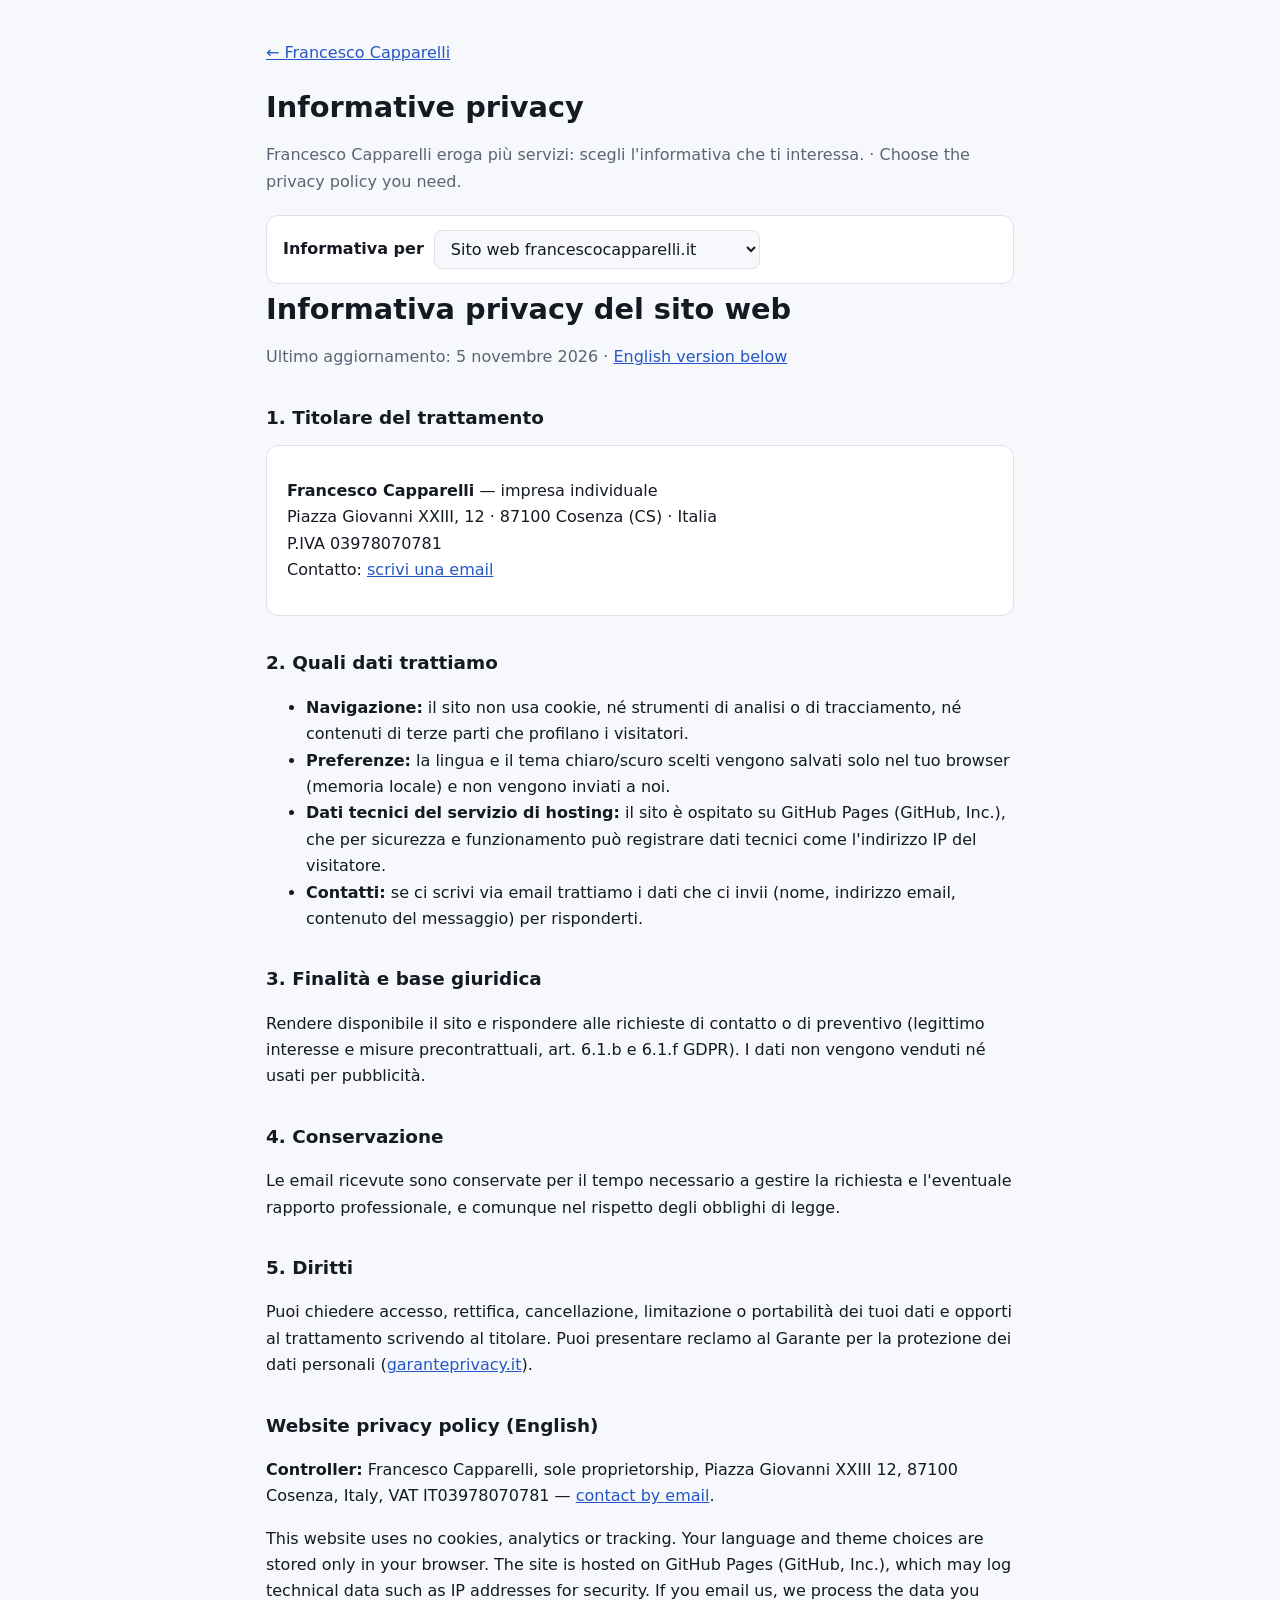
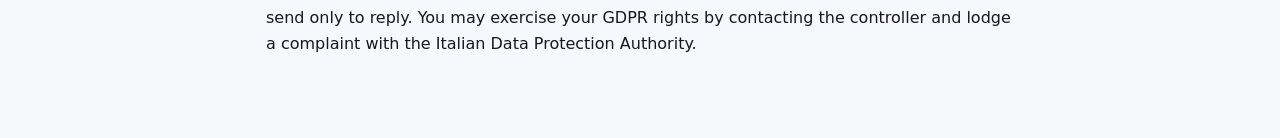
<file: privacy.html>
<!DOCTYPE html>
<html lang="it">
<head>
    <meta charset="utf-8">
    <meta name="viewport" content="width=device-width, initial-scale=1">
    <title>Privacy · Francesco Capparelli</title>
    <meta name="description" content="Informative sul trattamento dei dati personali del sito francescocapparelli.it e dei servizi di Francesco Capparelli, tra cui WA-MCP.">
    <link rel="canonical" href="https://francescocapparelli.it/privacy.html">
    <link rel="icon" href="favicon.svg" type="image/svg+xml">
    <style>
        :root { --bg: #f6f8fb; --surface: #ffffff; --text: #141922; --muted: #5a6474; --border: #dde2ea; --accent: #2457c5; }
        @media (prefers-color-scheme: dark) {
            :root { --bg: #070b14; --surface: #0f1522; --text: #e7ecf3; --muted: #9aa6b8; --border: #222b3b; --accent: #7aa7ff; }
        }
        * { box-sizing: border-box; }
        body { margin: 0; background: var(--bg); color: var(--text); font: 16px/1.65 system-ui, -apple-system, "Segoe UI", sans-serif; }
        main { max-width: 780px; margin: 0 auto; padding: 40px 16px 64px; }
        h1 { font-size: 1.8rem; line-height: 1.25; margin: 0 0 6px; }
        h2 { font-size: 1.15rem; margin: 32px 0 8px; }
        .muted { color: var(--muted); }
        a { color: var(--accent); }
        .card { background: var(--surface); border: 1px solid var(--border); border-radius: 12px; padding: 16px 20px; margin-top: 12px; }
        button.link { background: none; border: 0; padding: 0; color: var(--accent); font: inherit; text-decoration: underline; cursor: pointer; }
        nav { margin-bottom: 24px; }
        .picker { display: flex; flex-wrap: wrap; align-items: center; gap: 10px; margin: 20px 0 8px; padding: 14px 16px;
                  background: var(--surface); border: 1px solid var(--border); border-radius: 12px; }
        .picker label { font-weight: 600; }
        .picker select { font: inherit; padding: 8px 12px; border-radius: 8px; border: 1px solid var(--border);
                         background: var(--bg); color: var(--text); min-width: 0; max-width: 100%; }
        .doc[hidden] { display: none; }
        hr { margin: 48px 0; border: 0; border-top: 1px solid var(--border); }
    </style>
</head>
<body>
<main>
    <nav><a href="./">← Francesco Capparelli</a></nav>

    <h1>Informative privacy</h1>
    <p class="muted">Francesco Capparelli eroga più servizi: scegli l'informativa che ti interessa. ·
        <span lang="en">Choose the privacy policy you need.</span></p>

    <div class="picker">
        <label for="doc-select">Informativa per</label>
        <select id="doc-select" aria-controls="sito wa-mcp">
            <option value="sito">Sito web francescocapparelli.it</option>
            <option value="wa-mcp">WA-MCP (WhatsApp Business &amp; AI)</option>
        </select>
    </div>

    <!-- ====================================================== SITO WEB -->
    <section class="doc" id="sito" aria-label="Informativa privacy del sito web">
        <h1>Informativa privacy del sito web</h1>
        <p class="muted">Ultimo aggiornamento: 5 novembre 2026 · <a href="#sito-en">English version below</a></p>

        <h2>1. Titolare del trattamento</h2>
        <div class="card">
            <p><strong>Francesco Capparelli</strong> — impresa individuale<br>
                Piazza Giovanni XXIII, 12 · 87100 Cosenza (CS) · Italia<br>
                P.IVA 03978070781<br>
                Contatto: <button class="link contact" type="button" data-subject="Privacy sito web">scrivi una email</button></p>
        </div>

        <h2>2. Quali dati trattiamo</h2>
        <ul>
            <li><strong>Navigazione:</strong> il sito non usa cookie, né strumenti di analisi o di tracciamento, né contenuti di terze parti che profilano i visitatori.</li>
            <li><strong>Preferenze:</strong> la lingua e il tema chiaro/scuro scelti vengono salvati solo nel tuo browser (memoria locale) e non vengono inviati a noi.</li>
            <li><strong>Dati tecnici del servizio di hosting:</strong> il sito è ospitato su GitHub Pages (GitHub, Inc.), che per sicurezza e funzionamento può registrare dati tecnici come l'indirizzo IP del visitatore.</li>
            <li><strong>Contatti:</strong> se ci scrivi via email trattiamo i dati che ci invii (nome, indirizzo email, contenuto del messaggio) per risponderti.</li>
        </ul>

        <h2>3. Finalità e base giuridica</h2>
        <p>Rendere disponibile il sito e rispondere alle richieste di contatto o di preventivo (legittimo interesse e misure precontrattuali, art. 6.1.b e 6.1.f GDPR). I dati non vengono venduti né usati per pubblicità.</p>

        <h2>4. Conservazione</h2>
        <p>Le email ricevute sono conservate per il tempo necessario a gestire la richiesta e l'eventuale rapporto professionale, e comunque nel rispetto degli obblighi di legge.</p>

        <h2>5. Diritti</h2>
        <p>Puoi chiedere accesso, rettifica, cancellazione, limitazione o portabilità dei tuoi dati e opporti al trattamento scrivendo al titolare. Puoi presentare reclamo al Garante per la protezione dei dati personali (<a href="https://www.garanteprivacy.it/" rel="noopener">garanteprivacy.it</a>).</p>

        <div lang="en" id="sito-en">
            <h2>Website privacy policy (English)</h2>
            <p><strong>Controller:</strong> Francesco Capparelli, sole proprietorship, Piazza Giovanni XXIII 12, 87100 Cosenza, Italy, VAT IT03978070781 —
                <button class="link contact" type="button" data-subject="Website privacy">contact by email</button>.</p>
            <p>This website uses no cookies, analytics or tracking. Your language and theme choices are stored only in your browser.
                The site is hosted on GitHub Pages (GitHub, Inc.), which may log technical data such as IP addresses for security.
                If you email us, we process the data you send only to reply. You may exercise your GDPR rights by contacting the controller
                and lodge a complaint with the Italian Data Protection Authority.</p>
        </div>
    </section>

    <!-- ====================================================== WA-MCP -->
    <section class="doc" id="wa-mcp" aria-label="Informativa privacy del servizio WA-MCP">
        <h1>Informativa privacy del servizio WA-MCP</h1>
        <p class="muted">Ultimo aggiornamento: 5 novembre 2026 · <a href="#english">English version below</a></p>

        <h2>1. Titolare del trattamento</h2>
        <div class="card">
            <p><strong>Francesco Capparelli</strong> — impresa individuale<br>
                Piazza Giovanni XXIII, 12 · 87100 Cosenza (CS) · Italia<br>
                P.IVA 03978070781<br>
                Contatto: <button class="link contact" type="button" data-subject="WA-MCP privacy">scrivi una email</button></p>
        </div>

        <h2>2. Che cos'è WA-MCP</h2>
        <p>WA-MCP è un servizio che consente alle aziende di collegare i propri account WhatsApp Business (tramite la
            WhatsApp Business Platform di Meta) e di gestire le conversazioni con i clienti da un'interfaccia web e tramite
            assistenti di intelligenza artificiale autorizzati dall'azienda. Per i messaggi scambiati tra un'azienda e i suoi
            clienti, l'azienda è titolare del trattamento e WA-MCP agisce come responsabile del trattamento per suo conto.</p>

        <h2>3. Quali dati trattiamo</h2>
        <ul>
            <li><strong>Dati degli account collegati:</strong> identificativi dell'account WhatsApp Business e dei numeri di telefono,
                nome visualizzato, stato di qualità e il token di accesso concesso dall'azienda (conservato cifrato).</li>
            <li><strong>Dati dei contatti:</strong> numero di telefono o identificativo WhatsApp, nome del profilo, eventuale nome
                salvato in rubrica dall'azienda.</li>
            <li><strong>Contenuto delle conversazioni:</strong> messaggi inviati e ricevuti, relativi stati di consegna e lettura,
                riferimenti ai file multimediali; per gli account che usano anche l'app WhatsApp Business, la cronologia che
                l'azienda decide di condividere.</li>
            <li><strong>Dati degli operatori:</strong> credenziali di accesso all'interfaccia e registro delle operazioni.</li>
        </ul>

        <h2>4. Finalità e base giuridica</h2>
        <p>Trattiamo i dati esclusivamente per fornire il servizio richiesto dall'azienda: ricevere, archiviare, visualizzare
            e inviare messaggi WhatsApp, anche tramite assistenti automatici autorizzati. La base giuridica è l'esecuzione del
            contratto con l'azienda cliente (art. 6.1.b GDPR); per i clienti finali dell'azienda, la base giuridica è quella
            individuata dall'azienda titolare. I dati non vengono venduti, non sono usati per pubblicità e non sono usati per
            addestrare modelli di intelligenza artificiale.</p>

        <h2>5. Dove sono conservati e per quanto tempo</h2>
        <p>I dati sono conservati su server nell'Unione Europea gestiti dal titolare. I messaggi restano archiviati finché
            l'azienda mantiene attivo il servizio; alla disattivazione o su richiesta vengono cancellati entro 30 giorni.
            I token di accesso sono cifrati e cancellati quando l'account viene scollegato.</p>

        <h2>6. Destinatari</h2>
        <p>I messaggi transitano attraverso la WhatsApp Business Platform di Meta Platforms, secondo le condizioni di WhatsApp.
            Se l'azienda collega un assistente di intelligenza artificiale, i contenuti necessari a rispondere sono resi
            disponibili a quell'assistente sotto il controllo dell'azienda. Non comunichiamo i dati ad altri soggetti, salvo
            obblighi di legge.</p>

        <h2>7. Diritti</h2>
        <p>Puoi chiedere accesso, rettifica, cancellazione, limitazione o portabilità dei tuoi dati e opporti al trattamento,
            scrivendo al titolare (punto 1) o all'azienda con cui stai conversando. Puoi presentare reclamo al Garante per la
            protezione dei dati personali (<a href="https://www.garanteprivacy.it/" rel="noopener">garanteprivacy.it</a>).
            Scrivendo <strong>STOP</strong> in una conversazione smetterai di ricevere messaggi avviati dall'azienda.</p>

        <h2 id="eliminazione-dati">8. Come richiedere l'eliminazione dei dati</h2>
        <div class="card">
            <ol>
                <li>Scrivi al titolare tramite il contatto al punto 1, indicando il numero WhatsApp o l'account WhatsApp Business
                    interessato e l'oggetto "Eliminazione dati WA-MCP".</li>
                <li>Le aziende possono anche scollegare il proprio account dall'interfaccia di WA-MCP o rimuovere l'accesso
                    dell'app dalle impostazioni del proprio portfolio business su Meta.</li>
                <li>Confermeremo la cancellazione di messaggi, contatti e token entro 30 giorni dalla richiesta.</li>
            </ol>
        </div>

        <hr>

        <h1 id="english" lang="en">WA-MCP Privacy Policy (English)</h1>
        <div lang="en">
            <p><strong>Controller:</strong> Francesco Capparelli, sole proprietorship, Piazza Giovanni XXIII 12, 87100 Cosenza, Italy,
                VAT IT03978070781 — <button class="link contact" type="button" data-subject="WA-MCP privacy">contact by email</button>.</p>
            <p><strong>Service:</strong> WA-MCP lets businesses connect their WhatsApp Business Accounts through Meta's WhatsApp Business
                Platform and manage customer conversations from a web console and from AI assistants they authorize. For customer
                messages, the business is the controller and WA-MCP acts as its processor.</p>
            <p><strong>Data processed:</strong> connected account and phone number identifiers and access tokens (stored encrypted);
                contacts' phone numbers or WhatsApp IDs and profile names; message content, delivery and read statuses, media
                references and, for WhatsApp Business app users, any chat history the business chooses to share; operator credentials and logs.</p>
            <p><strong>Purpose:</strong> only to provide the service requested by the business (receiving, storing, displaying and sending
                WhatsApp messages). Data is never sold, used for advertising or used to train AI models.</p>
            <p><strong>Storage and retention:</strong> servers in the European Union; data is kept while the business uses the service
                and deleted within 30 days of deactivation or of a request.</p>
            <p><strong>Recipients:</strong> Meta Platforms (WhatsApp Business Platform) and, when enabled by the business, the AI assistant
                it connects. No other disclosure unless required by law.</p>
            <p><strong>Your rights:</strong> access, rectification, erasure, restriction, portability and objection — contact the controller
                or the business you are chatting with; you may lodge a complaint with the Italian Data Protection Authority.</p>
            <p id="data-deletion"><strong>Data deletion instructions:</strong> email the controller with the WhatsApp number or WhatsApp Business
                Account concerned and the subject "WA-MCP data deletion"; businesses can also disconnect their account in WA-MCP
                or remove the app's access in their Meta business portfolio settings. Deletion is confirmed within 30 days.</p>
        </div>
    </section>
</main>
<script>
    (function () {
        var select = document.getElementById('doc-select');
        var docs = { 'sito': document.getElementById('sito'), 'wa-mcp': document.getElementById('wa-mcp') };

        // Ogni ancora appartiene a un'informativa: #eliminazione-dati, #english e #data-deletion aprono WA-MCP.
        function docForHash(hash) {
            var id = (hash || '').replace('#', '');
            if (!id) return 'sito';
            if (docs[id]) return id;
            var el = document.getElementById(id);
            if (el && docs['wa-mcp'].contains(el)) return 'wa-mcp';
            return 'sito';
        }

        function show(doc, scrollTarget) {
            Object.keys(docs).forEach(function (k) { docs[k].hidden = k !== doc; });
            select.value = doc;
            document.title = (doc === 'wa-mcp' ? 'Privacy WA-MCP' : 'Privacy sito web') + ' · Francesco Capparelli';
            if (scrollTarget) {
                var el = document.getElementById(scrollTarget);
                if (el && el !== docs[doc]) el.scrollIntoView();
            }
        }

        select.addEventListener('change', function () {
            history.replaceState(null, '', '#' + select.value);
            show(select.value);
        });
        window.addEventListener('hashchange', function () {
            show(docForHash(location.hash), location.hash.replace('#', ''));
        });
        show(docForHash(location.hash), location.hash.replace('#', ''));

        // L'indirizzo email non compare come testo nella pagina: viene composto solo al clic.
        document.querySelectorAll('.contact').forEach(function (b) {
            b.addEventListener('click', function () {
                var subject = encodeURIComponent(b.getAttribute('data-subject') || 'Privacy');
                window.location.href = 'mailto:' + ['capparelli.fnc', 'gmail.com'].join('@') + '?subject=' + subject;
            });
        });
    })();
</script>
</body>
</html>
</file>
<file: assets/style.css>
/* ==========================================================================
   Francesco Capparelli — sito personale
   Temi: chiaro/scuro automatico (prefers-color-scheme) con scelta manuale (data-theme)
   ========================================================================== */

:root {
  --bg: #f6f8fb;
  --bg-elev: #ffffff;
  --bg-soft: #eef2f8;
  --text: #0f172a;
  --text-soft: #475569;
  --text-faint: #64748b;
  --border: #dbe2ec;
  --accent: #2563eb;
  --accent-2: #0891b2;
  --accent-3: #7c3aed;
  --accent-text: #ffffff;
  --accent-soft: rgba(37, 99, 235, 0.10);
  --glow: rgba(37, 99, 235, 0.22);
  --shadow: 0 1px 2px rgba(15, 23, 42, 0.04), 0 8px 24px rgba(15, 23, 42, 0.06);
  --shadow-lg: 0 20px 50px rgba(15, 23, 42, 0.12);
  --net-dot: rgba(37, 99, 235, 0.55);
  --net-line: 37, 99, 235;
  --radius: 16px;
  --radius-sm: 10px;
  --max: 1160px;
  --nav-h: 68px;
  color-scheme: light;
}

@media (prefers-color-scheme: dark) {
  :root:not([data-theme="light"]) {
    --bg: #070b14;
    --bg-elev: #0e1524;
    --bg-soft: #111a2c;
    --text: #e6edf7;
    --text-soft: #a5b4c8;
    --text-faint: #7f8ea5;
    --border: #1f2a40;
    --accent: #60a5fa;
    --accent-2: #22d3ee;
    --accent-3: #a78bfa;
    --accent-text: #06101f;
    --accent-soft: rgba(96, 165, 250, 0.12);
    --glow: rgba(34, 211, 238, 0.25);
    --shadow: 0 1px 2px rgba(0, 0, 0, 0.3), 0 8px 24px rgba(0, 0, 0, 0.35);
    --shadow-lg: 0 20px 50px rgba(0, 0, 0, 0.5);
    --net-dot: rgba(34, 211, 238, 0.7);
    --net-line: 96, 165, 250;
    color-scheme: dark;
  }
}

:root[data-theme="dark"] {
  --bg: #070b14;
  --bg-elev: #0e1524;
  --bg-soft: #111a2c;
  --text: #e6edf7;
  --text-soft: #a5b4c8;
  --text-faint: #7f8ea5;
  --border: #1f2a40;
  --accent: #60a5fa;
  --accent-2: #22d3ee;
  --accent-3: #a78bfa;
  --accent-text: #06101f;
  --accent-soft: rgba(96, 165, 250, 0.12);
  --glow: rgba(34, 211, 238, 0.25);
  --shadow: 0 1px 2px rgba(0, 0, 0, 0.3), 0 8px 24px rgba(0, 0, 0, 0.35);
  --shadow-lg: 0 20px 50px rgba(0, 0, 0, 0.5);
  --net-dot: rgba(34, 211, 238, 0.7);
  --net-line: 96, 165, 250;
  color-scheme: dark;
}

/* ---------------------------------------------------------------- base */

*, *::before, *::after { box-sizing: border-box; }

html { scroll-behavior: smooth; scroll-padding-top: calc(var(--nav-h) + 12px); }

body {
  margin: 0;
  background: var(--bg);
  color: var(--text);
  font: 17px/1.65 system-ui, -apple-system, "Segoe UI", Roboto, "Helvetica Neue", Arial, sans-serif;
  -webkit-font-smoothing: antialiased;
  overflow-x: hidden;
  transition: background-color .35s ease, color .35s ease;
}

img, svg { display: block; max-width: 100%; }
a { color: var(--accent); text-decoration: none; }
a:hover { text-decoration: underline; }
:focus-visible { outline: 2px solid var(--accent-2); outline-offset: 3px; border-radius: 6px; }

h1, h2, h3 { line-height: 1.15; letter-spacing: -0.02em; margin: 0; }
h2 { font-size: clamp(1.8rem, 3.2vw, 2.6rem); }
h3 { font-size: 1.15rem; }
p { margin: 0; }

.container { width: 100%; max-width: var(--max); margin: 0 auto; padding: 0 16px; }
@media (min-width: 700px) { .container { padding: 0 28px; } }

.skip-link {
  position: absolute; left: 12px; top: -48px; z-index: 100;
  background: var(--accent); color: var(--accent-text); padding: 8px 14px; border-radius: 8px;
}
.skip-link:focus { top: 12px; }

.gradient-text {
  background: linear-gradient(100deg, var(--accent) 0%, var(--accent-2) 45%, var(--accent-3) 100%);
  -webkit-background-clip: text; background-clip: text; color: transparent;
}

/* ---------------------------------------------------------------- nav */

.nav {
  position: fixed; inset: 0 0 auto 0; height: var(--nav-h); z-index: 50;
  display: flex; align-items: center;
  transition: background-color .3s ease, box-shadow .3s ease, backdrop-filter .3s ease;
}
.nav.scrolled {
  background: color-mix(in srgb, var(--bg) 82%, transparent);
  backdrop-filter: saturate(160%) blur(14px);
  -webkit-backdrop-filter: saturate(160%) blur(14px);
  box-shadow: 0 1px 0 var(--border);
}
.nav .container { display: flex; align-items: center; gap: 16px; }
.brand { display: flex; align-items: center; gap: 10px; color: var(--text); font-weight: 700; letter-spacing: -0.01em; }
.brand:hover { text-decoration: none; }
.brand-name { white-space: nowrap; }
@media (max-width: 420px) { .brand-name { font-size: .95rem; } .nav .container { gap: 10px; } }
@media (max-width: 340px) { .brand-name { display: none; } }
.brand-mark {
  width: 34px; height: 34px; border-radius: 10px; display: grid; place-items: center;
  background: linear-gradient(135deg, var(--accent), var(--accent-3)); color: #fff; font-size: .85rem; font-weight: 800;
  box-shadow: 0 6px 18px var(--glow);
}
.nav-links { display: none; gap: 4px; margin-left: auto; }
.nav-links a { color: var(--text-soft); padding: 8px 12px; border-radius: 8px; font-size: .95rem; font-weight: 500; }
.nav-links a:hover, .nav-links a.active { color: var(--text); background: var(--accent-soft); text-decoration: none; }
.nav-tools { display: flex; align-items: center; gap: 8px; margin-left: auto; }
@media (min-width: 980px) { .nav-links { display: flex; } .nav-tools { margin-left: 8px; } }

.icon-btn, .lang-btn {
  height: 38px; min-width: 38px; padding: 0 10px; border-radius: 10px; border: 1px solid var(--border);
  background: var(--bg-elev); color: var(--text); cursor: pointer; display: inline-grid; place-items: center;
  font: inherit; font-size: .85rem; font-weight: 700; letter-spacing: .04em;
  transition: border-color .2s, transform .2s, background-color .3s;
}
.icon-btn:hover, .lang-btn:hover { border-color: var(--accent); transform: translateY(-1px); }
.icon-btn svg { width: 18px; height: 18px; }
.theme-icon-dark { display: none; }
:root[data-theme-resolved="dark"] .theme-icon-dark { display: block; }
:root[data-theme-resolved="dark"] .theme-icon-light { display: none; }

.menu-btn { display: inline-grid; }
@media (min-width: 980px) { .menu-btn { display: none; } }

.mobile-menu {
  position: fixed; inset: var(--nav-h) 0 auto 0; z-index: 49; padding: 12px 16px 20px;
  background: var(--bg-elev); border-bottom: 1px solid var(--border); box-shadow: var(--shadow-lg);
  display: grid; gap: 4px; transform: translateY(-12px); opacity: 0; pointer-events: none;
  transition: transform .25s ease, opacity .25s ease;
}
.mobile-menu.open { transform: none; opacity: 1; pointer-events: auto; }
.mobile-menu a { padding: 12px; border-radius: 10px; color: var(--text); font-weight: 600; }
.mobile-menu a:hover { background: var(--accent-soft); text-decoration: none; }

/* ---------------------------------------------------------------- buttons */

.btn {
  display: inline-flex; align-items: center; gap: 10px; padding: 13px 22px; border-radius: 12px;
  font: inherit; font-weight: 650; font-size: 1rem; cursor: pointer; border: 1px solid transparent;
  transition: transform .2s ease, box-shadow .2s ease, background-color .2s, border-color .2s;
  text-decoration: none !important;
}
.btn svg { width: 18px; height: 18px; transition: transform .2s ease; }
.btn:hover svg { transform: translateX(3px); }
.btn-primary {
  background: linear-gradient(110deg, var(--accent), var(--accent-3)); color: #fff;
  box-shadow: 0 10px 30px var(--glow);
}
.btn-primary:hover { transform: translateY(-2px); box-shadow: 0 14px 38px var(--glow); }
.btn-ghost { background: var(--bg-elev); color: var(--text); border-color: var(--border); }
.btn-ghost:hover { border-color: var(--accent); transform: translateY(-2px); }

/* ---------------------------------------------------------------- hero */

.hero {
  position: relative; min-height: 100svh; display: flex; align-items: center;
  padding: calc(var(--nav-h) + 40px) 0 80px; overflow: hidden; isolation: isolate;
}
.hero-canvas { position: absolute; inset: 0; width: 100%; height: 100%; z-index: -1; opacity: .9; }
.blob {
  position: absolute; z-index: -2; border-radius: 50%; filter: blur(70px); opacity: .55;
  animation: float 18s ease-in-out infinite;
}
.blob-1 { width: 520px; height: 520px; background: var(--accent); top: -160px; right: -120px; }
.blob-2 { width: 420px; height: 420px; background: var(--accent-3); bottom: -160px; left: -140px; animation-delay: -6s; }
.blob-3 { width: 300px; height: 300px; background: var(--accent-2); top: 40%; left: 45%; animation-delay: -12s; opacity: .35; }
:root[data-theme-resolved="light"] .blob { opacity: .22; }
@keyframes float {
  0%, 100% { transform: translate(0, 0) scale(1); }
  33% { transform: translate(40px, -30px) scale(1.06); }
  66% { transform: translate(-30px, 25px) scale(.96); }
}

.hero-grid { display: grid; gap: 48px; align-items: center; }
.hero-grid > * { min-width: 0; } /* le righe del terminale non devono allargare la griglia */
@media (min-width: 980px) { .hero-grid { grid-template-columns: 1.25fr .75fr; } }

.eyebrow {
  display: inline-flex; align-items: center; gap: 10px; padding: 6px 14px 6px 8px; border-radius: 999px;
  background: var(--bg-elev); border: 1px solid var(--border); color: var(--text-soft);
  font-size: .85rem; font-weight: 600; box-shadow: var(--shadow);
}
.pulse-dot { width: 10px; height: 10px; border-radius: 50%; background: #22c55e; position: relative; }
.pulse-dot::after {
  content: ""; position: absolute; inset: -4px; border-radius: 50%; border: 2px solid #22c55e;
  animation: pulse 2s ease-out infinite;
}
@keyframes pulse { from { transform: scale(.6); opacity: 1; } to { transform: scale(1.8); opacity: 0; } }

.hero h1 { font-size: clamp(2.6rem, 7vw, 4.6rem); margin: 22px 0 14px; font-weight: 800; }
.typed { font-size: clamp(1.15rem, 2.4vw, 1.6rem); font-weight: 650; color: var(--text-soft); min-height: 1.6em; }
.typed .caret { display: inline-block; width: 2px; height: 1.1em; background: var(--accent-2); margin-left: 3px; vertical-align: -0.15em; animation: blink 1s steps(1) infinite; }
@keyframes blink { 50% { opacity: 0; } }
.hero-lead { max-width: 640px; color: var(--text-soft); font-size: 1.12rem; margin: 22px 0 32px; }
.hero-cta { display: flex; flex-wrap: wrap; gap: 12px; }
.hero-badges { display: flex; flex-wrap: wrap; gap: 8px; margin-top: 34px; }
.badge {
  padding: 6px 12px; border-radius: 8px; font-size: .8rem; font-weight: 700; letter-spacing: .02em;
  background: var(--accent-soft); color: var(--accent); border: 1px solid color-mix(in srgb, var(--accent) 25%, transparent);
}

.hero-card {
  position: relative; background: color-mix(in srgb, var(--bg-elev) 88%, transparent); backdrop-filter: blur(10px);
  border: 1px solid var(--border); border-radius: 22px; padding: 26px; box-shadow: var(--shadow-lg);
}
.terminal-bar { display: flex; gap: 7px; margin-bottom: 16px; }
.terminal-bar span { width: 11px; height: 11px; border-radius: 50%; background: var(--border); }
.terminal-bar span:nth-child(1) { background: #f87171; }
.terminal-bar span:nth-child(2) { background: #fbbf24; }
.terminal-bar span:nth-child(3) { background: #34d399; }
.terminal {
  font-family: ui-monospace, "SF Mono", Consolas, "Liberation Mono", monospace; font-size: .86rem; line-height: 1.85;
  color: var(--text-soft); min-height: 230px;
}
.terminal .ok { color: #22c55e; }
.terminal .k { color: var(--accent-2); }
.terminal .line { opacity: 0; transform: translateY(4px); transition: opacity .35s, transform .35s; white-space: nowrap; overflow: hidden; text-overflow: ellipsis; }
.terminal .line.show { opacity: 1; transform: none; }

.scroll-hint {
  position: absolute; left: 50%; bottom: 22px; transform: translateX(-50%); color: var(--text-faint);
  display: grid; place-items: center; gap: 6px; font-size: .75rem; letter-spacing: .12em; text-transform: uppercase;
}
.scroll-hint .mouse { width: 22px; height: 34px; border: 2px solid currentColor; border-radius: 12px; position: relative; }
.scroll-hint .mouse::after {
  content: ""; position: absolute; left: 50%; top: 6px; width: 3px; height: 7px; margin-left: -1.5px;
  background: currentColor; border-radius: 2px; animation: wheel 1.8s ease-in-out infinite;
}
@keyframes wheel { 0% { opacity: 0; transform: translateY(0); } 30% { opacity: 1; } 100% { opacity: 0; transform: translateY(10px); } }
@media (max-height: 700px) { .scroll-hint { display: none; } }

/* ---------------------------------------------------------------- sections */

section { position: relative; }
.section { padding: 96px 0; }
.section-alt { background: var(--bg-soft); }
.section-head { max-width: 720px; margin-bottom: 48px; }
.section-head.center { margin-left: auto; margin-right: auto; text-align: center; }
.kicker {
  display: inline-block; font-size: .8rem; font-weight: 800; letter-spacing: .14em; text-transform: uppercase;
  color: var(--accent-2); margin-bottom: 14px;
}
.section-head p { color: var(--text-soft); margin-top: 16px; font-size: 1.08rem; }

/* stats */
.stats { display: grid; grid-template-columns: repeat(2, 1fr); gap: 16px; }
@media (min-width: 860px) { .stats { grid-template-columns: repeat(4, 1fr); } }
.stat {
  background: var(--bg-elev); border: 1px solid var(--border); border-radius: var(--radius); padding: 26px 22px;
  box-shadow: var(--shadow);
}
.stat-num { font-size: clamp(2rem, 4vw, 2.8rem); font-weight: 800; letter-spacing: -0.03em; }
.stat-label { color: var(--text-soft); font-size: .95rem; margin-top: 6px; }

/* cards (servizi) */
.cards { display: grid; gap: 18px; }
@media (min-width: 700px) { .cards { grid-template-columns: repeat(2, 1fr); } }
@media (min-width: 1060px) { .cards { grid-template-columns: repeat(3, 1fr); } }
.card {
  position: relative; background: var(--bg-elev); border: 1px solid var(--border); border-radius: var(--radius);
  padding: 28px; box-shadow: var(--shadow); overflow: hidden;
  transition: transform .3s ease, border-color .3s ease, box-shadow .3s ease;
  transform-style: preserve-3d;
}
.card::before {
  content: ""; position: absolute; inset: 0; opacity: 0; transition: opacity .3s ease; pointer-events: none;
  background: radial-gradient(500px circle at var(--mx, 50%) var(--my, 50%), var(--accent-soft), transparent 45%);
}
.card:hover { border-color: color-mix(in srgb, var(--accent) 45%, var(--border)); box-shadow: var(--shadow-lg); }
.card:hover::before { opacity: 1; }
.card-icon {
  width: 50px; height: 50px; border-radius: 14px; display: grid; place-items: center; margin-bottom: 18px;
  background: linear-gradient(135deg, var(--accent-soft), color-mix(in srgb, var(--accent-3) 14%, transparent));
  color: var(--accent);
}
.card-icon svg { width: 26px; height: 26px; }
.card p { color: var(--text-soft); margin: 10px 0 16px; }
.card ul { list-style: none; padding: 0; margin: 0; display: grid; gap: 8px; font-size: .95rem; }
.card li { display: flex; gap: 10px; color: var(--text-soft); }
.card li::before { content: ""; flex: none; width: 6px; height: 6px; margin-top: .62em; border-radius: 50%; background: var(--accent-2); }
.card-wide { grid-column: 1 / -1; }
@media (min-width: 1060px) { .card-wide { grid-column: span 1; } }

/* skills */
.skills-tabs { display: flex; flex-wrap: wrap; gap: 8px; margin-bottom: 26px; }
.tab {
  padding: 9px 16px; border-radius: 999px; border: 1px solid var(--border); background: var(--bg-elev);
  color: var(--text-soft); font: inherit; font-size: .92rem; font-weight: 600; cursor: pointer;
  transition: all .2s ease;
}
.tab:hover { color: var(--text); border-color: var(--accent); }
.tab[aria-selected="true"] {
  background: linear-gradient(110deg, var(--accent), var(--accent-3)); color: #fff; border-color: transparent;
  box-shadow: 0 8px 22px var(--glow);
}
.skill-panel { display: none; }
.skill-panel.active { display: block; }
.skill-panel p { color: var(--text-soft); margin-bottom: 18px; max-width: 760px; }
.chips { display: flex; flex-wrap: wrap; gap: 10px; }
.chip {
  padding: 8px 14px; border-radius: 10px; background: var(--bg-elev); border: 1px solid var(--border);
  font-size: .92rem; font-weight: 550; color: var(--text);
  opacity: 0; transform: translateY(8px) scale(.98);
  transition: opacity .4s ease, transform .4s ease, border-color .2s, color .2s;
}
.skill-panel.active .chip { opacity: 1; transform: none; }
.chip:hover { border-color: var(--accent-2); color: var(--accent); }
.chip.key { border-color: color-mix(in srgb, var(--accent) 40%, var(--border)); background: var(--accent-soft); }

/* timeline */
.timeline { position: relative; display: grid; gap: 22px; padding-left: 30px; }
.timeline::before {
  content: ""; position: absolute; left: 8px; top: 6px; bottom: 6px; width: 2px; border-radius: 2px;
  background: var(--border);
}
.timeline-progress {
  position: absolute; left: 8px; top: 6px; width: 2px; height: 0; border-radius: 2px;
  background: linear-gradient(var(--accent), var(--accent-3)); transition: height .2s linear;
}
.tl-item { position: relative; background: var(--bg-elev); border: 1px solid var(--border); border-radius: var(--radius); padding: 22px 24px; box-shadow: var(--shadow); }
.tl-item::before {
  content: ""; position: absolute; left: -29px; top: 28px; width: 16px; height: 16px; border-radius: 50%;
  background: var(--bg); border: 3px solid var(--accent);
}
.tl-item.current::before { background: var(--accent); box-shadow: 0 0 0 6px var(--accent-soft); }
.tl-meta { display: flex; flex-wrap: wrap; align-items: center; gap: 10px; margin-bottom: 6px; }
.tl-date { font-size: .82rem; font-weight: 700; color: var(--accent-2); letter-spacing: .03em; }
.tl-tag { font-size: .72rem; font-weight: 800; letter-spacing: .08em; text-transform: uppercase; padding: 3px 8px; border-radius: 6px; background: var(--accent-soft); color: var(--accent); }
.tl-org { color: var(--text-faint); font-size: .92rem; margin-top: 2px; }
.tl-item p { color: var(--text-soft); margin-top: 10px; }

/* education */
.edu-grid { display: grid; gap: 18px; }
@media (min-width: 860px) { .edu-grid { grid-template-columns: repeat(2, 1fr); } }
.edu { background: var(--bg-elev); border: 1px solid var(--border); border-radius: var(--radius); padding: 26px; box-shadow: var(--shadow); }
.edu .tl-date { display: block; margin-bottom: 8px; }
.edu p { color: var(--text-soft); margin-top: 10px; }
.edu .thesis { font-style: italic; color: var(--text); }
.mini-list { display: flex; flex-wrap: wrap; gap: 8px; margin-top: 14px; }
.mini-list span { font-size: .82rem; padding: 4px 10px; border-radius: 8px; background: var(--bg-soft); color: var(--text-soft); border: 1px solid var(--border); }
.extra-grid { display: grid; gap: 18px; margin-top: 18px; }
@media (min-width: 860px) { .extra-grid { grid-template-columns: repeat(3, 1fr); } }

/* process */
.steps { display: grid; gap: 18px; counter-reset: step; }
@media (min-width: 860px) { .steps { grid-template-columns: repeat(4, 1fr); } }
.step { position: relative; padding: 26px 22px; border-radius: var(--radius); background: var(--bg-elev); border: 1px solid var(--border); box-shadow: var(--shadow); }
.step::before {
  counter-increment: step; content: "0" counter(step);
  display: block; font-size: 2.4rem; font-weight: 800; letter-spacing: -0.04em; margin-bottom: 8px;
  background: linear-gradient(110deg, var(--accent), var(--accent-3)); -webkit-background-clip: text; background-clip: text; color: transparent;
}
.step p { color: var(--text-soft); margin-top: 8px; font-size: .96rem; }

/* contact */
.contact-wrap {
  position: relative; border-radius: 26px; padding: clamp(24px, 4vw, 52px); overflow: hidden;
  background: linear-gradient(135deg, color-mix(in srgb, var(--accent) 16%, var(--bg-elev)), color-mix(in srgb, var(--accent-3) 14%, var(--bg-elev)));
  border: 1px solid var(--border); box-shadow: var(--shadow-lg);
}
.contact-grid { display: grid; gap: 36px; }
@media (min-width: 980px) { .contact-grid { grid-template-columns: .9fr 1.1fr; } }
.contact-wrap .section-head { margin-bottom: 24px; }
.topics { display: grid; gap: 10px; }
.topic {
  display: flex; align-items: center; gap: 14px; padding: 14px 16px; border-radius: 14px; text-align: left;
  border: 1px solid var(--border); background: var(--bg-elev); color: var(--text); cursor: pointer; font: inherit;
  transition: transform .2s ease, border-color .2s, box-shadow .2s;
}
.topic:hover { transform: translateX(4px); border-color: var(--accent); }
.topic[aria-pressed="true"] { border-color: var(--accent); box-shadow: 0 0 0 3px var(--accent-soft); }
.topic .t-icon { flex: none; width: 38px; height: 38px; border-radius: 10px; display: grid; place-items: center; background: var(--accent-soft); color: var(--accent); }
.topic .t-icon svg { width: 20px; height: 20px; }
.topic strong { display: block; font-size: .98rem; }
.topic small { color: var(--text-faint); font-size: .85rem; }

.form { display: grid; gap: 14px; background: var(--bg-elev); border: 1px solid var(--border); border-radius: 20px; padding: 24px; }
.form label { display: grid; gap: 6px; font-size: .9rem; font-weight: 600; color: var(--text-soft); }
.form input, .form select, .form textarea {
  width: 100%; padding: 12px 14px; border-radius: 10px; border: 1px solid var(--border); background: var(--bg);
  color: var(--text); font: inherit; font-size: 1rem; transition: border-color .2s, box-shadow .2s;
}
.form textarea { min-height: 130px; resize: vertical; }
.form input:focus, .form select:focus, .form textarea:focus { outline: none; border-color: var(--accent); box-shadow: 0 0 0 3px var(--accent-soft); }
.form-row { display: grid; gap: 14px; }
@media (min-width: 600px) { .form-row { grid-template-columns: 1fr 1fr; } }
.form-note { font-size: .82rem; color: var(--text-faint); }
.form-actions { display: flex; flex-wrap: wrap; gap: 10px; align-items: center; }
.form-feedback { font-size: .9rem; color: var(--accent-2); min-height: 1.4em; }

/* footer */
.footer { padding: 46px 0 36px; border-top: 1px solid var(--border); color: var(--text-faint); font-size: .9rem; }
.footer-grid { display: grid; gap: 20px; }
@media (min-width: 860px) { .footer-grid { grid-template-columns: 1.2fr 1fr 1fr; } }
.footer strong { color: var(--text); }
.footer p + p { margin-top: 4px; }
.footer a { color: var(--text-soft); }

/* floating cta */
.float-cta {
  position: fixed; right: 18px; bottom: 18px; z-index: 40; opacity: 0; transform: translateY(16px); pointer-events: none;
  transition: opacity .3s ease, transform .3s ease;
}
.float-cta.show { opacity: 1; transform: none; pointer-events: auto; }
.float-cta .btn { padding: 12px 18px; box-shadow: 0 12px 34px var(--glow); }

/* toast */
.toast {
  position: fixed; left: 50%; bottom: 24px; z-index: 60; transform: translate(-50%, 20px); opacity: 0;
  background: var(--text); color: var(--bg); padding: 12px 18px; border-radius: 12px; font-size: .92rem; font-weight: 600;
  transition: opacity .3s, transform .3s; pointer-events: none; max-width: calc(100% - 32px);
}
.toast.show { opacity: 1; transform: translate(-50%, 0); }

/* ---------------------------------------------------------------- reveal */

.reveal { opacity: 0; transform: translateY(26px); transition: opacity .8s cubic-bezier(.2,.7,.2,1), transform .8s cubic-bezier(.2,.7,.2,1); }
.reveal.visible { opacity: 1; transform: none; }
.reveal[data-delay="1"] { transition-delay: .08s; }
.reveal[data-delay="2"] { transition-delay: .16s; }
.reveal[data-delay="3"] { transition-delay: .24s; }
.reveal[data-delay="4"] { transition-delay: .32s; }
.reveal[data-delay="5"] { transition-delay: .40s; }

/* nessuna animazione per chi la disattiva */
@media (prefers-reduced-motion: reduce) {
  html { scroll-behavior: auto; }
  *, *::before, *::after { animation: none !important; transition: none !important; }
  .reveal, .chip, .terminal .line { opacity: 1 !important; transform: none !important; }
  .hero-canvas { display: none; }
}

/* JS disattivato: contenuti sempre visibili */
.no-js .reveal, .no-js .chip, .no-js .terminal .line { opacity: 1; transform: none; }
.no-js .skill-panel { display: block; margin-bottom: 26px; }
</file>
